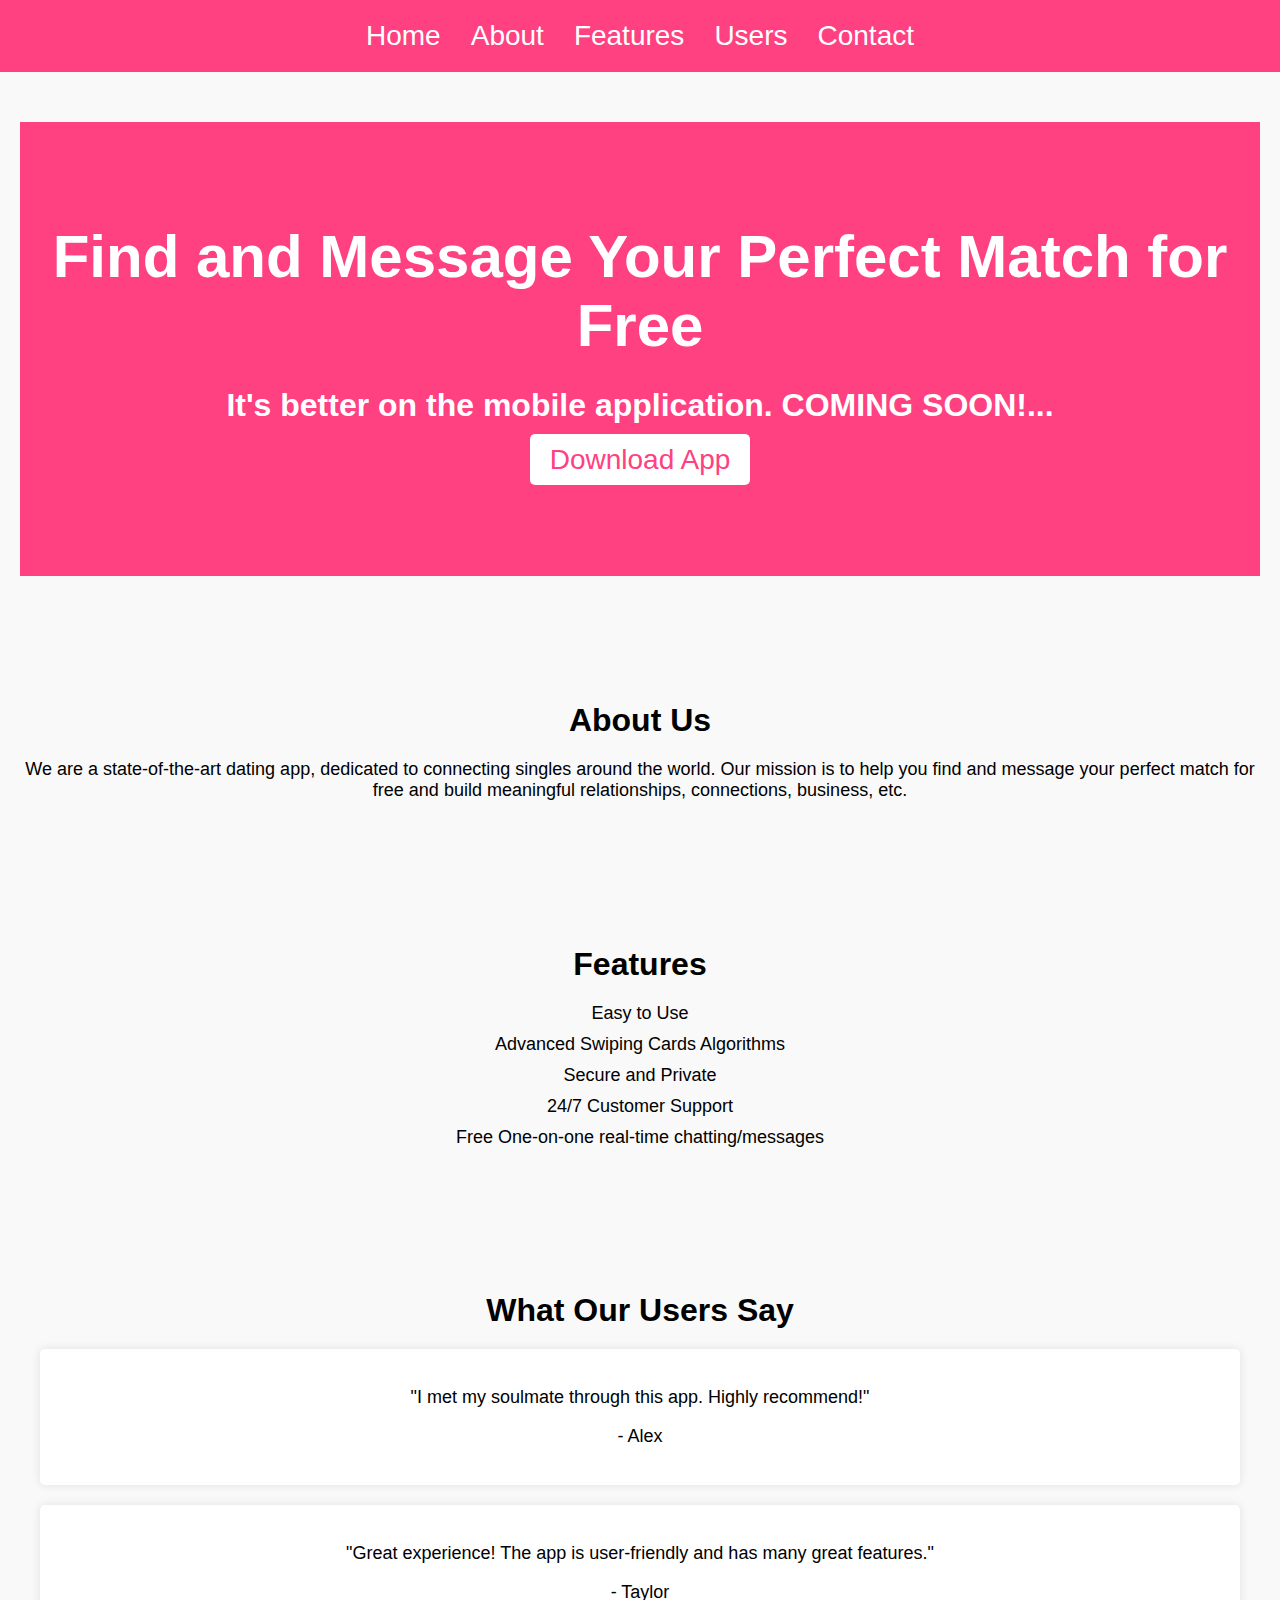
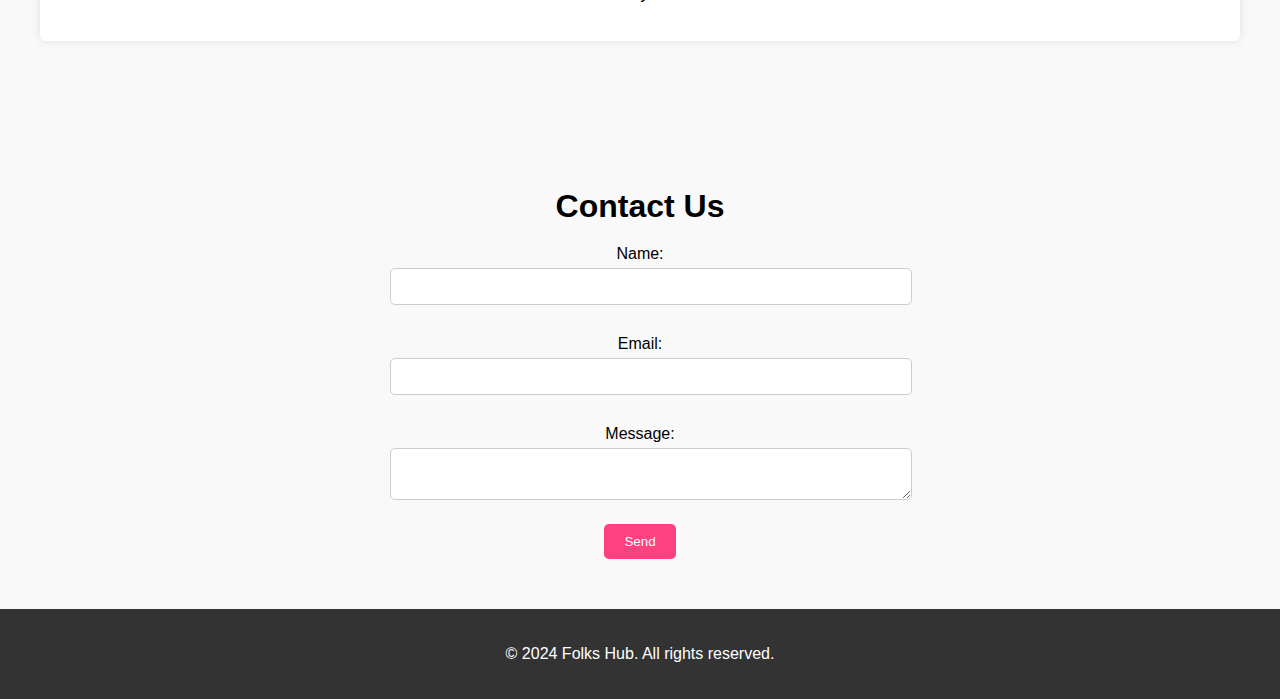
<file: index.html>
<!DOCTYPE html>
<html lang="en">
<head>
<meta charset="UTF-8">
<title>Folks Hub Dating App</title>
<link rel="stylesheet" href="style.css">
<link rel="shortcut icon" href="/titlebarimage1.png" type="image/x-icon">

<script async src="https://pagead2.googlesyndication.com/pagead/js/adsbygoogle.js?client=ca-pub-8142608552215382"
     crossorigin="anonymous"></script>
	
</head>

<!-- Google tag (gtag.js) -->
<script async src="https://www.googletagmanager.com/gtag/js?id=G-VK6HM44SZR"></script>
<script>
  window.dataLayer = window.dataLayer || [];
  function gtag(){dataLayer.push(arguments);}
  gtag('js', new Date());

  gtag('config', 'G-VK6HM44SZR');
</script>


 
<body>
<header>
<nav>
<ul>
<li><a href="#">Home</a></li>
<li><a href="about.html">About</a></li>
<li><a href="features.html">Features</a></li>
<li><a href="users.html">Users</a></li>
<li><a href="contact.html">Contact</a></li>
</ul>
</nav>
</header>

<script type="text/javascript">
	atOptions = {
		'key' : '179b196d9b6132f8678c36322275f328',
		'format' : 'iframe',
		'height' : 90,
		'width' : 728,
		'params' : {}
	};
</script>
<script type="text/javascript" src="//www.topcreativeformat.com/179b196d9b6132f8678c36322275f328/invoke.js"></script>

<section id="home">
<div class="hero">
<h1>Find and Message Your Perfect Match for Free</h1>
<h2>It's better on the mobile application. COMING SOON!...</h2>
<a href="https://folks-hub-dating.vercel.app/Folks Hub–Free Dating App.apk" class="btn">Download App</a>
</div>
</section>

<script type="text/javascript">
	atOptions = {
		'key' : '179b196d9b6132f8678c36322275f328',
		'format' : 'iframe',
		'height' : 90,
		'width' : 728,
		'params' : {}
	};
</script>
<script type="text/javascript" src="//www.topcreativeformat.com/179b196d9b6132f8678c36322275f328/invoke.js"></script>

<section id="about">
<h2>About Us</h2>
<p>We are a state-of-the-art dating app, dedicated to connecting singles around the world. Our mission is to help you find and message your perfect match for free and build meaningful relationships, connections, business, etc.</p>
</section>

<script type="text/javascript">
	atOptions = {
		'key' : '179b196d9b6132f8678c36322275f328',
		'format' : 'iframe',
		'height' : 90,
		'width' : 728,
		'params' : {}
	};
</script>
<script type="text/javascript" src="//www.topcreativeformat.com/179b196d9b6132f8678c36322275f328/invoke.js"></script>

<section id="features">
<h2>Features</h2>
<ul>
<li>Easy to Use</li>
<li>Advanced Swiping Cards Algorithms</li>
<li>Secure and Private</li>
<li>24/7 Customer Support</li>
<li>Free One-on-one real-time chatting/messages</li>
</ul>
</section>

<script type="text/javascript">
	atOptions = {
		'key' : '179b196d9b6132f8678c36322275f328',
		'format' : 'iframe',
		'height' : 90,
		'width' : 728,
		'params' : {}
	};
</script>
<script type="text/javascript" src="//www.topcreativeformat.com/179b196d9b6132f8678c36322275f328/invoke.js"></script>

<section id="testimonials">
<h2>What Our Users Say</h2>
<div class="testimonial">
<p>"I met my soulmate through this app. Highly recommend!"</p>
<p>- Alex</p>
</div>
<div class="testimonial">
<p>"Great experience! The app is user-friendly and has many great features."</p>
<p>- Taylor</p>
</div>
</section>

<script type="text/javascript">
	atOptions = {
		'key' : '179b196d9b6132f8678c36322275f328',
		'format' : 'iframe',
		'height' : 90,
		'width' : 728,
		'params' : {}
	};
</script>
<script type="text/javascript" src="//www.topcreativeformat.com/179b196d9b6132f8678c36322275f328/invoke.js"></script>


<section id="contact">
<h2>Contact Us</h2>
<form action="https://formspree.io/f/mpwaweej" method="POST">
<label for="name">Name:</label>
<input type="text" id="name" name="name" required>

<label for="email">Email:</label>
<input type="email" id="email" name="email" required>

<label for="message">Message:</label>
<textarea id="message" name="message" required></textarea>

<button type="submit">Send</button>
</form>
</section>

<script type="text/javascript">
	atOptions = {
		'key' : '179b196d9b6132f8678c36322275f328',
		'format' : 'iframe',
		'height' : 90,
		'width' : 728,
		'params' : {}
	};
</script>
<script type="text/javascript" src="//www.topcreativeformat.com/179b196d9b6132f8678c36322275f328/invoke.js"></script>

<footer>
<p>&copy; 2024 Folks Hub. All rights reserved.</p>
</footer>

<script type='text/javascript' src='//pl23631966.highrevenuenetwork.com/a5/d1/81/a5d181f384b054f52811c5dbc14052d2.js'></script>

</body>
</html>
</file>
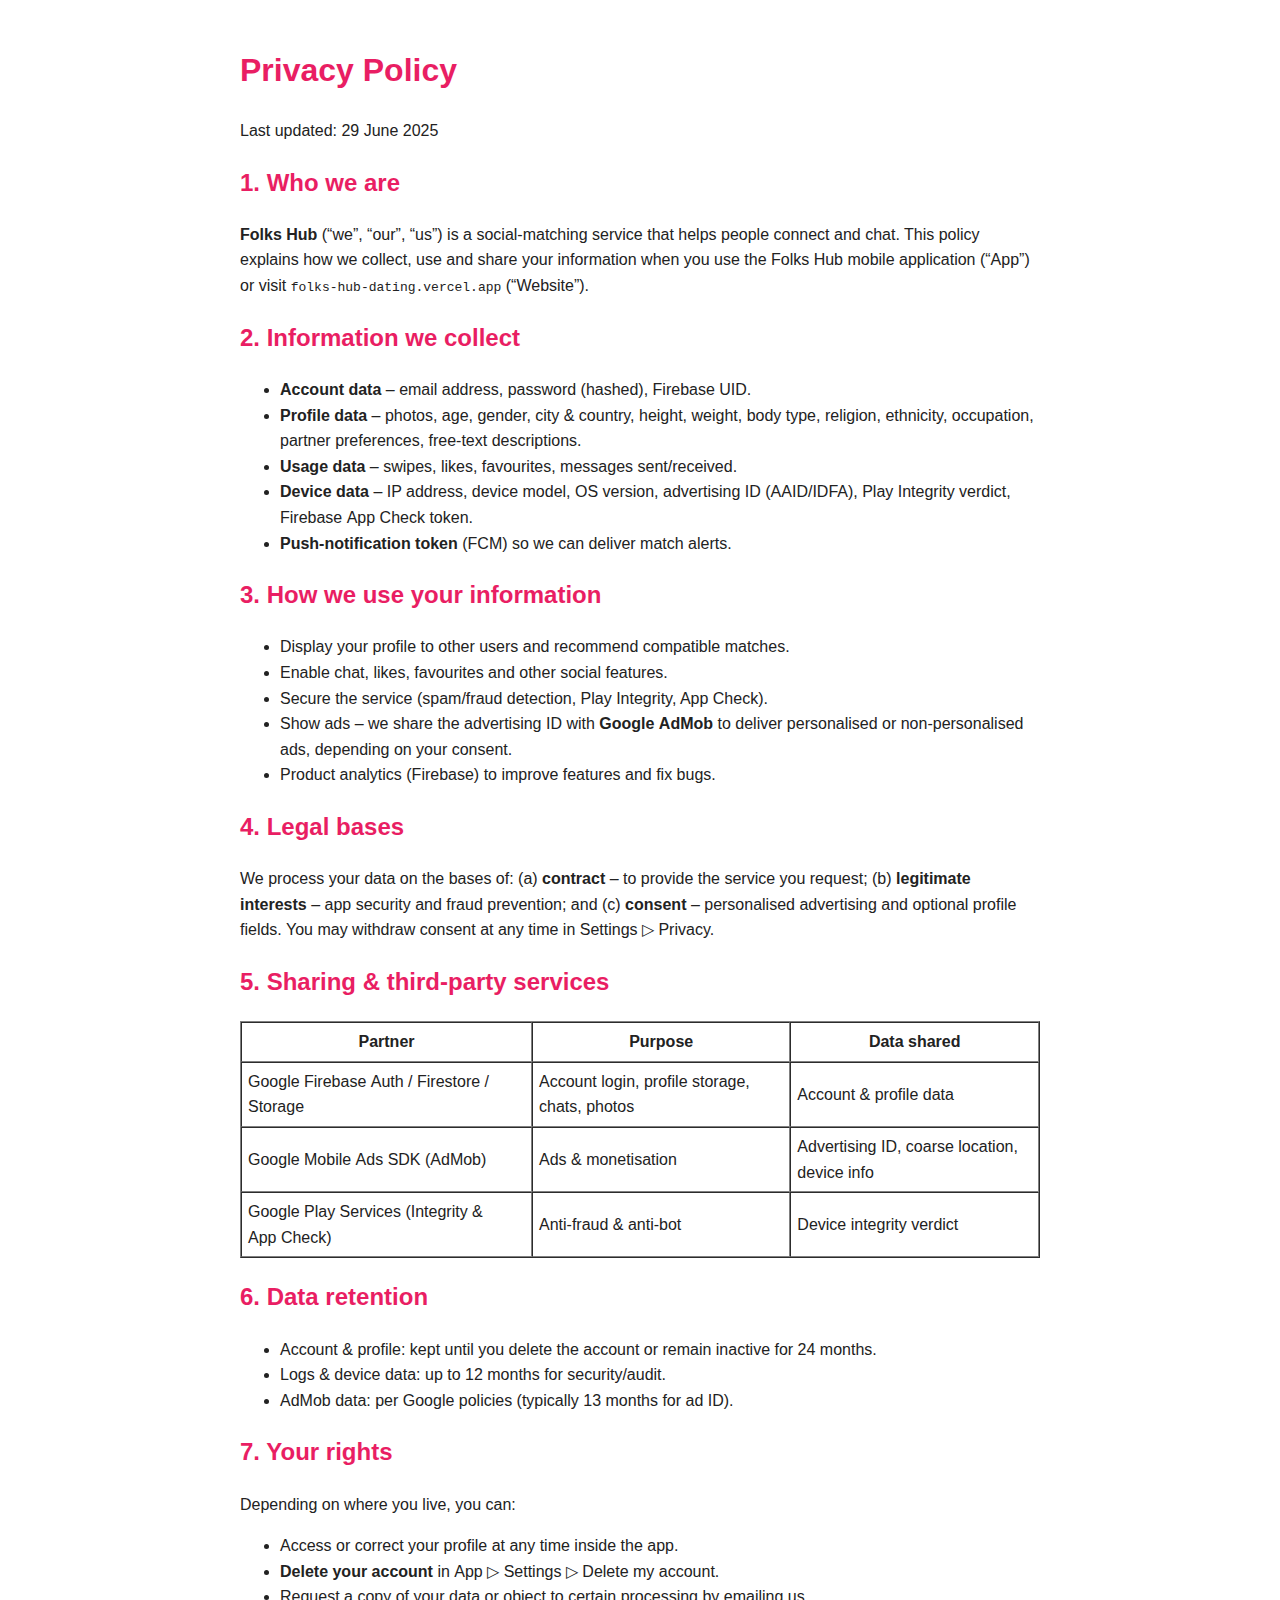
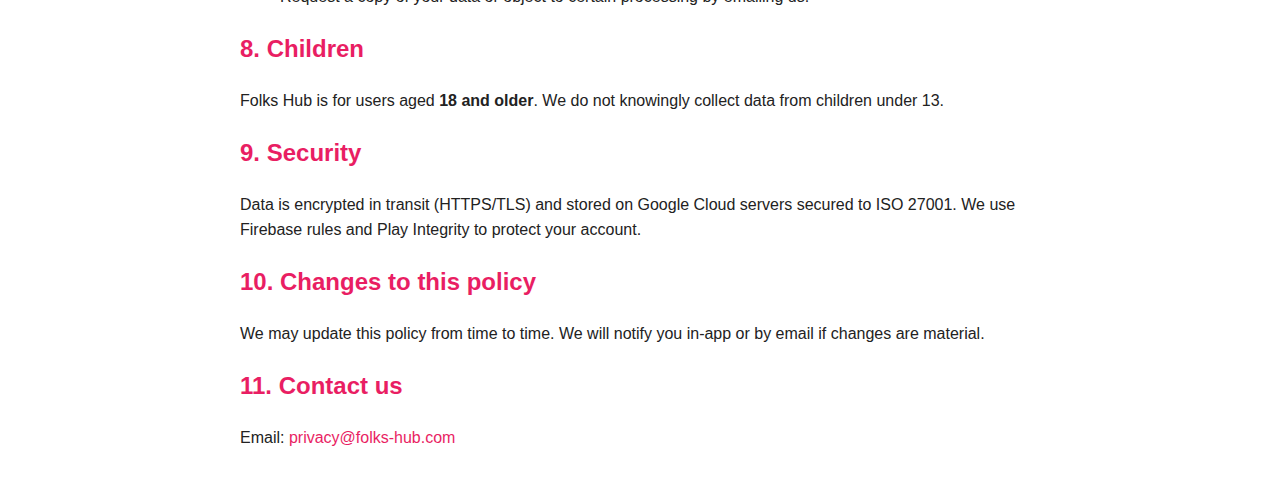
<file: _policy.html>
<!doctype html>
<html lang="en">
<head>
<meta charset="utf-8">
<meta name="viewport" content="width=device-width,initial-scale=1">
<title>Folks Hub – Privacy Policy</title>
<style>
 body{font-family:Arial,Helvetica,sans-serif;max-width:800px;margin:auto;padding:24px;line-height:1.6;color:#222}
 h1,h2{color:#E91E63} a{color:#E91E63;text-decoration:none} a:hover{text-decoration:underline}
</style>
</head>
<body>

<h1>Privacy Policy</h1>
<p>Last updated: 29 June 2025</p>

<h2>1. Who we are</h2>
<p><strong>Folks Hub</strong> (“we”, “our”, “us”) is a social‑matching service that helps people connect and chat. This policy explains how we collect, use and share your information when you use the Folks Hub mobile application (“App”) or visit <code>folks-hub-dating.vercel.app</code> (“Website”).</p>

<h2>2. Information we collect</h2>
<ul>
  <li><strong>Account data</strong> – email address, password (hashed), Firebase UID.</li>
  <li><strong>Profile data</strong> – photos, age, gender, city &amp; country, height, weight, body type, religion, ethnicity, occupation, partner preferences, free‑text descriptions.</li>
  <li><strong>Usage data</strong> – swipes, likes, favourites, messages sent/received.</li>
  <li><strong>Device data</strong> – IP address, device model, OS version, advertising ID (AAID/IDFA), Play Integrity verdict, Firebase App Check token.</li>
  <li><strong>Push‑notification token</strong> (FCM) so we can deliver match alerts.</li>
</ul>

<h2>3. How we use your information</h2>
<ul>
  <li>Display your profile to other users and recommend compatible matches.</li>
  <li>Enable chat, likes, favourites and other social features.</li>
  <li>Secure the service (spam/fraud detection, Play Integrity, App Check).</li>
  <li>Show ads – we share the advertising ID with <strong>Google AdMob</strong> to deliver personalised or non‑personalised ads, depending on your consent.</li>
  <li>Product analytics (Firebase) to improve features and fix bugs.</li>
</ul>

<h2>4. Legal bases</h2>
<p>We process your data on the bases of: (a) <strong>contract</strong> – to provide the service you request; (b) <strong>legitimate interests</strong> – app security and fraud prevention; and (c) <strong>consent</strong> – personalised advertising and optional profile fields. You may withdraw consent at any time in Settings ▷ Privacy.</p>

<h2>5. Sharing &amp; third‑party services</h2>
<table border="1" cellspacing="0" cellpadding="6">
<tr><th>Partner</th><th>Purpose</th><th>Data shared</th></tr>
<tr><td>Google Firebase Auth / Firestore / Storage</td><td>Account login, profile storage, chats, photos</td><td>Account &amp; profile data</td></tr>
<tr><td>Google Mobile Ads SDK (AdMob)</td><td>Ads &amp; monetisation</td><td>Advertising ID, coarse location, device info</td></tr>
<tr><td>Google Play Services (Integrity &amp; App Check)</td><td>Anti‑fraud &amp; anti‑bot</td><td>Device integrity verdict</td></tr>
</table>

<h2>6. Data retention</h2>
<ul>
  <li>Account &amp; profile: kept until you delete the account or remain inactive for 24 months.</li>
  <li>Logs &amp; device data: up to 12 months for security/audit.</li>
  <li>AdMob data: per Google policies (typically 13 months for ad ID).</li>
</ul>

<h2>7. Your rights</h2>
<p>Depending on where you live, you can:</p>
<ul>
  <li>Access or correct your profile at any time inside the app.</li>
  <li><strong>Delete your account</strong> in App ▷ Settings ▷ Delete my account.</li>
  <li>Request a copy of your data or object to certain processing by emailing us.</li>
</ul>

<h2>8. Children</h2>
<p>Folks Hub is for users aged <strong>18 and older</strong>. We do not knowingly collect data from children under 13.</p>

<h2>9. Security</h2>
<p>Data is encrypted in transit (HTTPS/TLS) and stored on Google Cloud servers secured to ISO 27001. We use Firebase rules and Play Integrity to protect your account.</p>

<h2>10. Changes to this policy</h2>
<p>We may update this policy from time to time. We will notify you in‑app or by email if changes are material.</p>

<h2>11. Contact us</h2>
<p>Email: <a href="mailto:privacy@folks-hub.com">privacy@folks-hub.com</a></p>

</body>
</html>
</file>
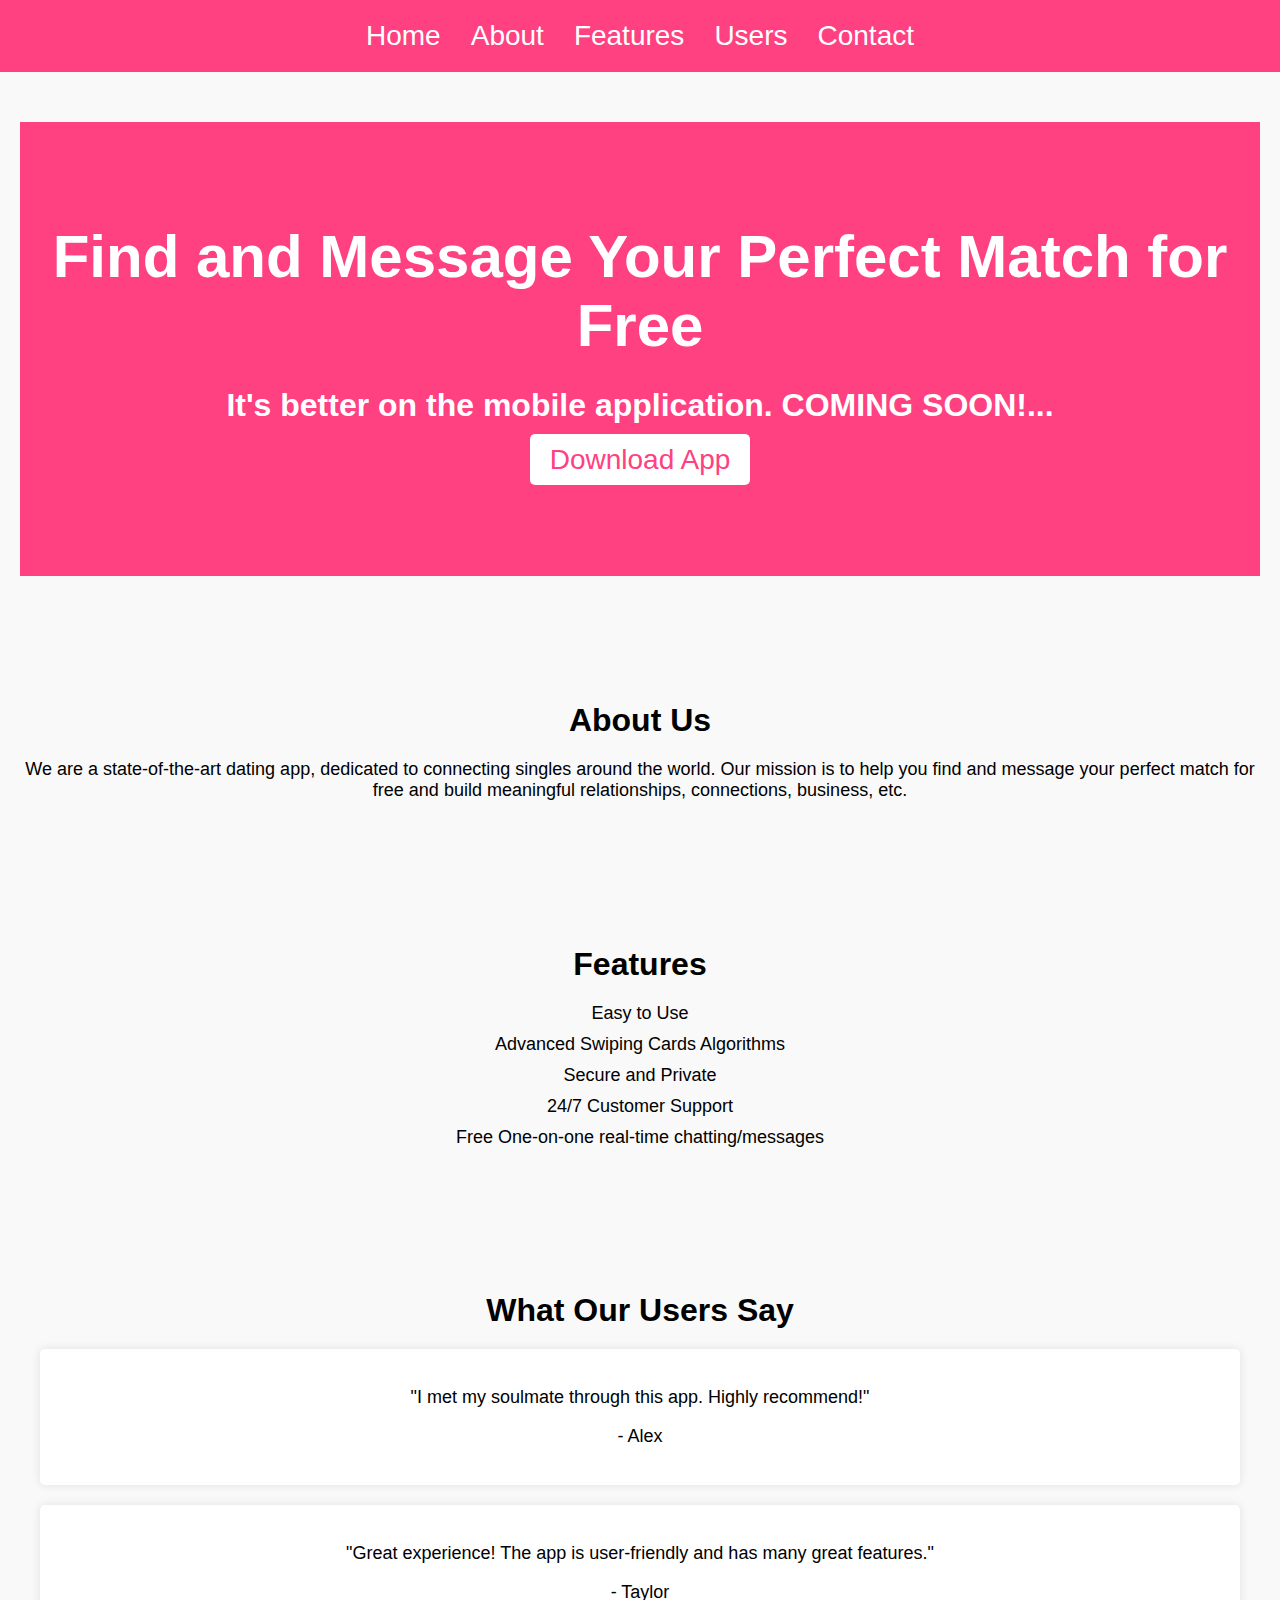
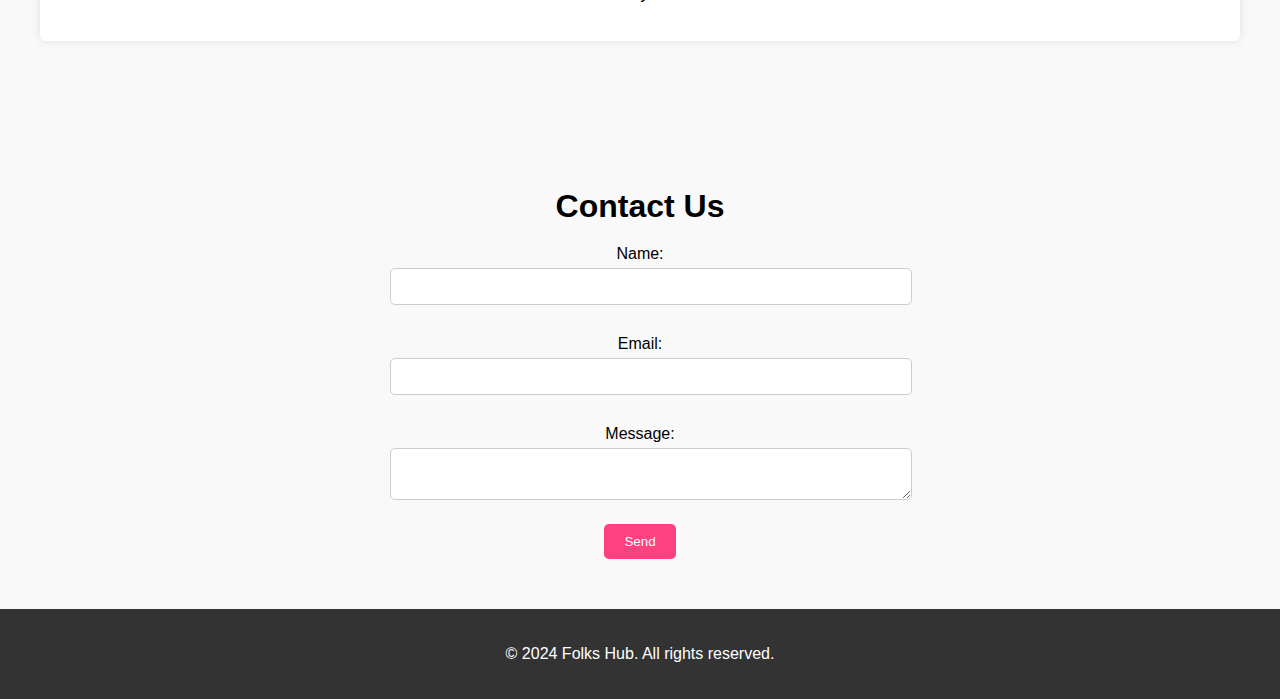
<file: about.html>
<!DOCTYPE html>
<html lang="en">
<head>
<meta charset="UTF-8">
<title>Folks Hub Dating App</title>
<link rel="stylesheet" href="style.css">
<link rel="shortcut icon" href="/titlebarimage1.png" type="image/x-icon">

<script async src="https://pagead2.googlesyndication.com/pagead/js/adsbygoogle.js?client=ca-pub-8142608552215382"
     crossorigin="anonymous"></script>
	
</head>

<!-- Google tag (gtag.js) -->
<script async src="https://www.googletagmanager.com/gtag/js?id=G-VK6HM44SZR"></script>
<script>
  window.dataLayer = window.dataLayer || [];
  function gtag(){dataLayer.push(arguments);}
  gtag('js', new Date());

  gtag('config', 'G-VK6HM44SZR');
</script>


 
<body>
<header>
<nav>
<ul>
<li><a href="index.html">Home</a></li>
<li><a href="about.html">About</a></li>
<li><a href="features.html">Features</a></li>
<li><a href="users.html">Users</a></li>
<li><a href="contact.html">Contact</a></li>
</ul>
</nav>
</header>

<script type="text/javascript">
	atOptions = {
		'key' : '179b196d9b6132f8678c36322275f328',
		'format' : 'iframe',
		'height' : 90,
		'width' : 728,
		'params' : {}
	};
</script>
<script type="text/javascript" src="//www.topcreativeformat.com/179b196d9b6132f8678c36322275f328/invoke.js"></script>

<section id="home">
<div class="hero">
<h1>Find and Message Your Perfect Match for Free</h1>
<h2>It's better on the mobile application. COMING SOON!...</h2>
<a href="contact.html" class="btn">Download App</a>
</div>
</section>

<script type="text/javascript">
	atOptions = {
		'key' : '179b196d9b6132f8678c36322275f328',
		'format' : 'iframe',
		'height' : 90,
		'width' : 728,
		'params' : {}
	};
</script>
<script type="text/javascript" src="//www.topcreativeformat.com/179b196d9b6132f8678c36322275f328/invoke.js"></script>

<section id="about">
<h2>About Us</h2>
<p>We are a state-of-the-art dating app, dedicated to connecting singles around the world. Our mission is to help you find and message your perfect match for free and build meaningful relationships, connections, business, etc.</p>
</section>

<script type="text/javascript">
	atOptions = {
		'key' : '179b196d9b6132f8678c36322275f328',
		'format' : 'iframe',
		'height' : 90,
		'width' : 728,
		'params' : {}
	};
</script>
<script type="text/javascript" src="//www.topcreativeformat.com/179b196d9b6132f8678c36322275f328/invoke.js"></script>

<section id="features">
<h2>Features</h2>
<ul>
<li>Easy to Use</li>
<li>Advanced Swiping Cards Algorithms</li>
<li>Secure and Private</li>
<li>24/7 Customer Support</li>
<li>Free One-on-one real-time chatting/messages</li>
</ul>
</section>

<script type="text/javascript">
	atOptions = {
		'key' : '179b196d9b6132f8678c36322275f328',
		'format' : 'iframe',
		'height' : 90,
		'width' : 728,
		'params' : {}
	};
</script>
<script type="text/javascript" src="//www.topcreativeformat.com/179b196d9b6132f8678c36322275f328/invoke.js"></script>

<section id="testimonials">
<h2>What Our Users Say</h2>
<div class="testimonial">
<p>"I met my soulmate through this app. Highly recommend!"</p>
<p>- Alex</p>
</div>
<div class="testimonial">
<p>"Great experience! The app is user-friendly and has many great features."</p>
<p>- Taylor</p>
</div>
</section>

<script type="text/javascript">
	atOptions = {
		'key' : '179b196d9b6132f8678c36322275f328',
		'format' : 'iframe',
		'height' : 90,
		'width' : 728,
		'params' : {}
	};
</script>
<script type="text/javascript" src="//www.topcreativeformat.com/179b196d9b6132f8678c36322275f328/invoke.js"></script>


<section id="contact">
<h2>Contact Us</h2>
<form action="https://formspree.io/f/mpwaweej" method="POST">
<label for="name">Name:</label>
<input type="text" id="name" name="name" required>

<label for="email">Email:</label>
<input type="email" id="email" name="email" required>

<label for="message">Message:</label>
<textarea id="message" name="message" required></textarea>

<button type="submit">Send</button>
</form>
</section>

<script type="text/javascript">
	atOptions = {
		'key' : '179b196d9b6132f8678c36322275f328',
		'format' : 'iframe',
		'height' : 90,
		'width' : 728,
		'params' : {}
	};
</script>
<script type="text/javascript" src="//www.topcreativeformat.com/179b196d9b6132f8678c36322275f328/invoke.js"></script>

<footer>
<p>&copy; 2024 Folks Hub. All rights reserved.</p>
</footer>

<script type='text/javascript' src='//pl23631966.highrevenuenetwork.com/a5/d1/81/a5d181f384b054f52811c5dbc14052d2.js'></script>

</body>
	</html>
</file>
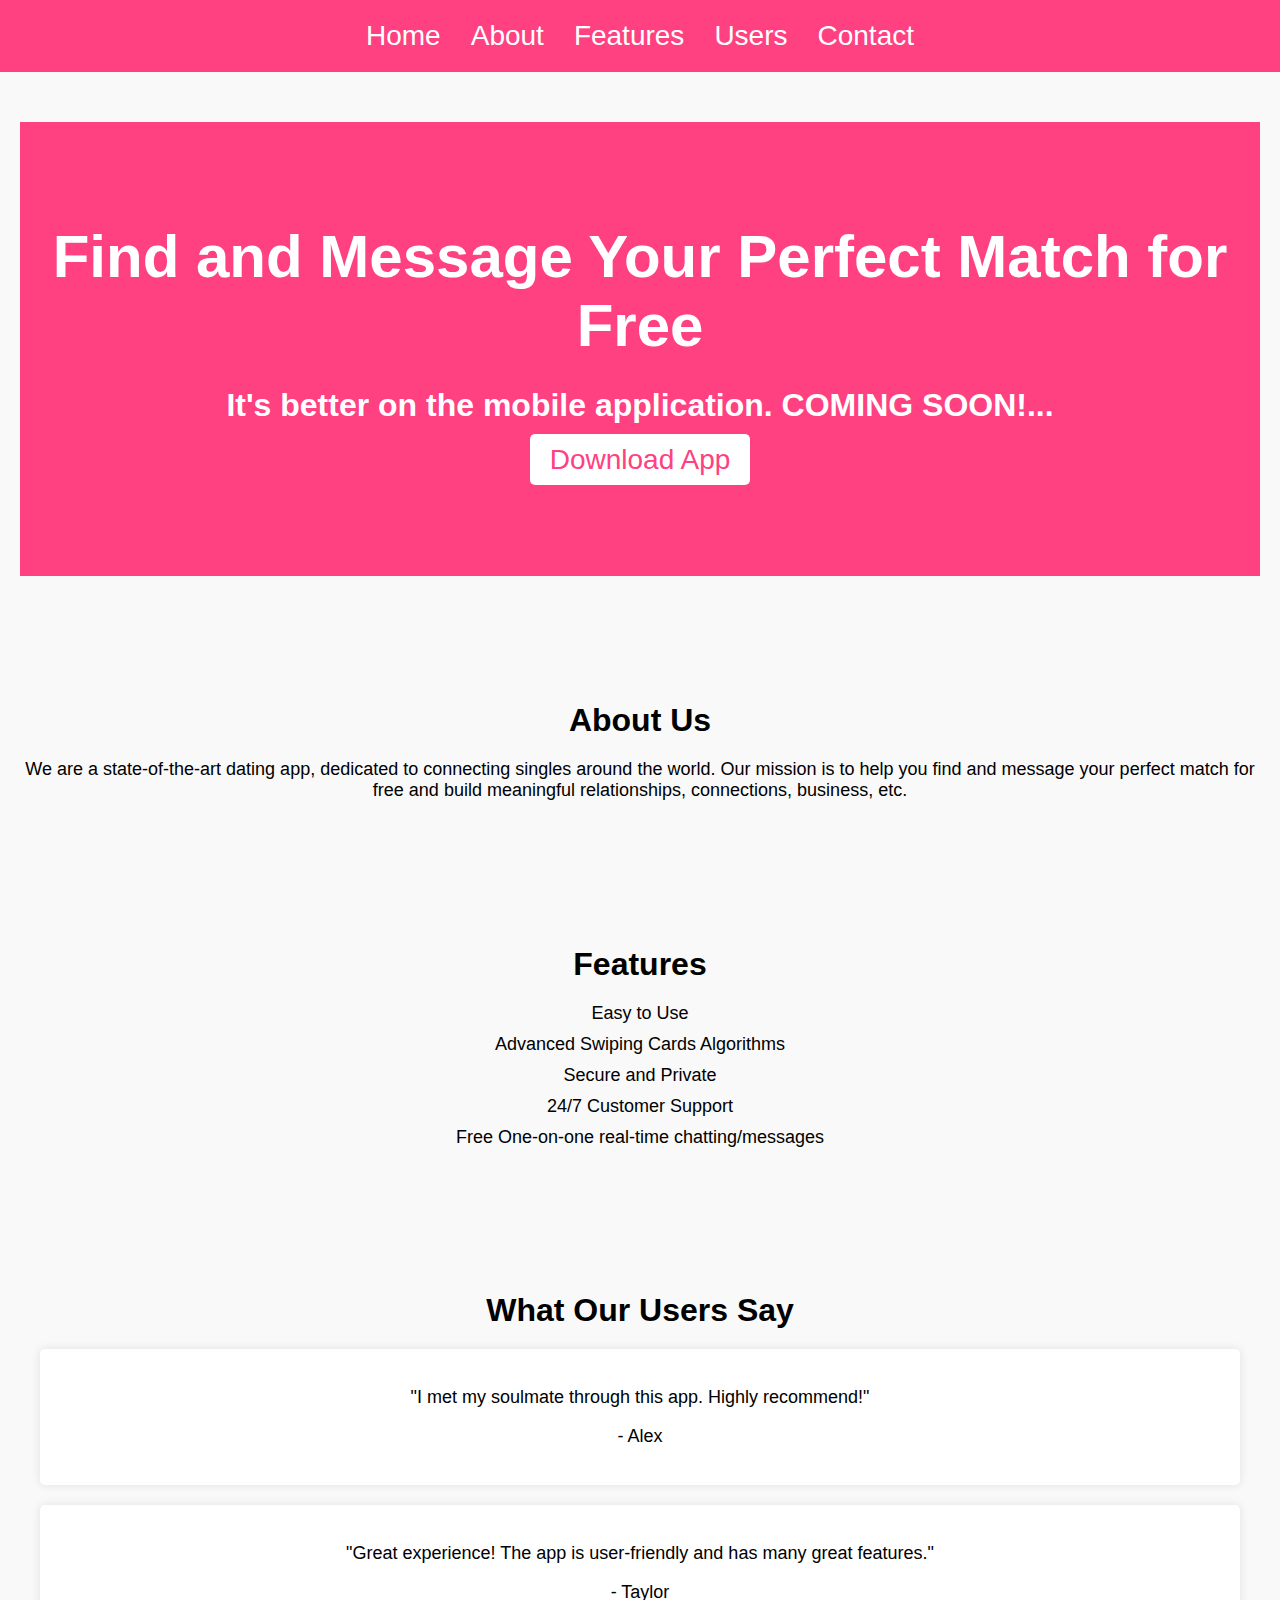
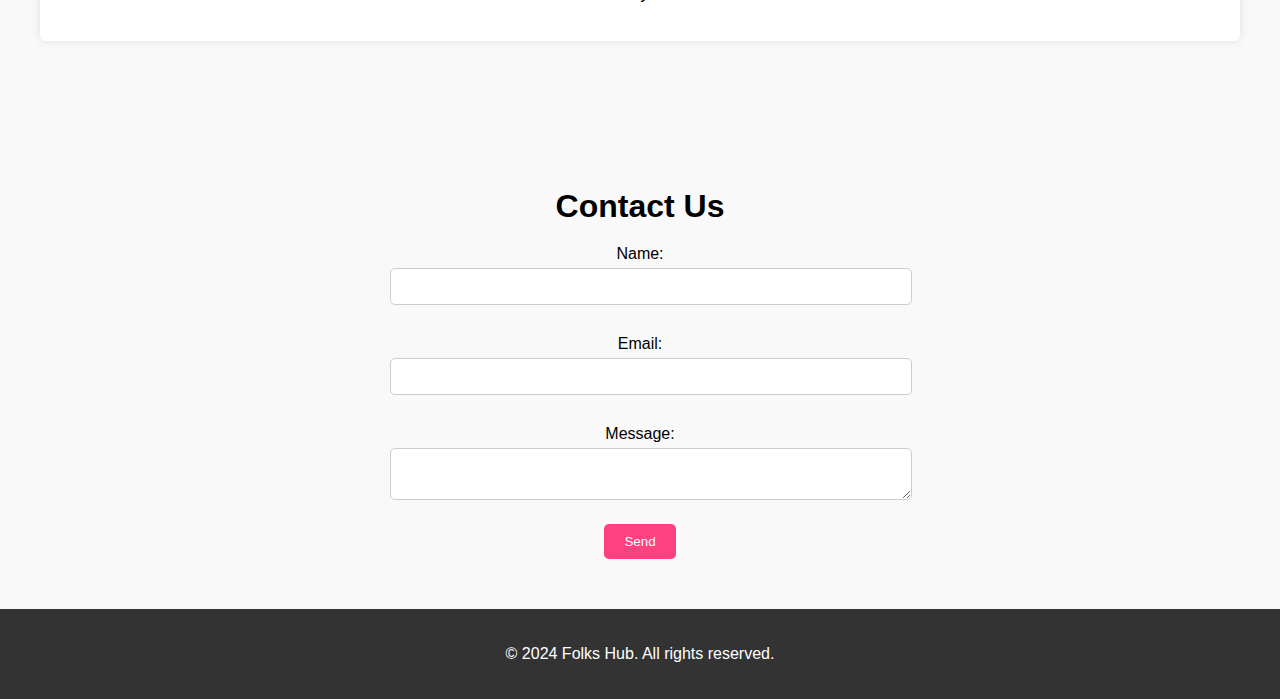
<file: contact.html>
<!DOCTYPE html>
<html lang="en">
<head>
<meta charset="UTF-8">
<title>Folks Hub Dating App</title>
<link rel="stylesheet" href="style.css">
<link rel="shortcut icon" href="/titlebarimage1.png" type="image/x-icon">

<script async src="https://pagead2.googlesyndication.com/pagead/js/adsbygoogle.js?client=ca-pub-8142608552215382"
     crossorigin="anonymous"></script>
	
</head>

<!-- Google tag (gtag.js) -->
<script async src="https://www.googletagmanager.com/gtag/js?id=G-VK6HM44SZR"></script>
<script>
  window.dataLayer = window.dataLayer || [];
  function gtag(){dataLayer.push(arguments);}
  gtag('js', new Date());

  gtag('config', 'G-VK6HM44SZR');
</script>


 
<body>
<header>
<nav>
<ul>
<li><a href="index.html">Home</a></li>
<li><a href="about.html">About</a></li>
<li><a href="features.html">Features</a></li>
<li><a href="users.html">Users</a></li>
<li><a href="contact.html">Contact</a></li>
</ul>
</nav>
</header>

<script type="text/javascript">
	atOptions = {
		'key' : '179b196d9b6132f8678c36322275f328',
		'format' : 'iframe',
		'height' : 90,
		'width' : 728,
		'params' : {}
	};
</script>
<script type="text/javascript" src="//www.topcreativeformat.com/179b196d9b6132f8678c36322275f328/invoke.js"></script>

<section id="home">
<div class="hero">
<h1>Find and Message Your Perfect Match for Free</h1>
<h2>It's better on the mobile application. COMING SOON!...</h2>
<a href="contact.html" class="btn">Download App</a>
</div>
</section>

<script type="text/javascript">
	atOptions = {
		'key' : '179b196d9b6132f8678c36322275f328',
		'format' : 'iframe',
		'height' : 90,
		'width' : 728,
		'params' : {}
	};
</script>
<script type="text/javascript" src="//www.topcreativeformat.com/179b196d9b6132f8678c36322275f328/invoke.js"></script>

<section id="about">
<h2>About Us</h2>
<p>We are a state-of-the-art dating app, dedicated to connecting singles around the world. Our mission is to help you find and message your perfect match for free and build meaningful relationships, connections, business, etc.</p>
</section>

<script type="text/javascript">
	atOptions = {
		'key' : '179b196d9b6132f8678c36322275f328',
		'format' : 'iframe',
		'height' : 90,
		'width' : 728,
		'params' : {}
	};
</script>
<script type="text/javascript" src="//www.topcreativeformat.com/179b196d9b6132f8678c36322275f328/invoke.js"></script>

<section id="features">
<h2>Features</h2>
<ul>
<li>Easy to Use</li>
<li>Advanced Swiping Cards Algorithms</li>
<li>Secure and Private</li>
<li>24/7 Customer Support</li>
<li>Free One-on-one real-time chatting/messages</li>
</ul>
</section>

<script type="text/javascript">
	atOptions = {
		'key' : '179b196d9b6132f8678c36322275f328',
		'format' : 'iframe',
		'height' : 90,
		'width' : 728,
		'params' : {}
	};
</script>
<script type="text/javascript" src="//www.topcreativeformat.com/179b196d9b6132f8678c36322275f328/invoke.js"></script>

<section id="testimonials">
<h2>What Our Users Say</h2>
<div class="testimonial">
<p>"I met my soulmate through this app. Highly recommend!"</p>
<p>- Alex</p>
</div>
<div class="testimonial">
<p>"Great experience! The app is user-friendly and has many great features."</p>
<p>- Taylor</p>
</div>
</section>

<script type="text/javascript">
	atOptions = {
		'key' : '179b196d9b6132f8678c36322275f328',
		'format' : 'iframe',
		'height' : 90,
		'width' : 728,
		'params' : {}
	};
</script>
<script type="text/javascript" src="//www.topcreativeformat.com/179b196d9b6132f8678c36322275f328/invoke.js"></script>


<section id="contact">
<h2>Contact Us</h2>
<form action="https://formspree.io/f/mpwaweej" method="POST">
<label for="name">Name:</label>
<input type="text" id="name" name="name" required>

<label for="email">Email:</label>
<input type="email" id="email" name="email" required>

<label for="message">Message:</label>
<textarea id="message" name="message" required></textarea>

<button type="submit">Send</button>
</form>
</section>

<script type="text/javascript">
	atOptions = {
		'key' : '179b196d9b6132f8678c36322275f328',
		'format' : 'iframe',
		'height' : 90,
		'width' : 728,
		'params' : {}
	};
</script>
<script type="text/javascript" src="//www.topcreativeformat.com/179b196d9b6132f8678c36322275f328/invoke.js"></script>

<footer>
<p>&copy; 2024 Folks Hub. All rights reserved.</p>
</footer>

<script type='text/javascript' src='//pl23631966.highrevenuenetwork.com/a5/d1/81/a5d181f384b054f52811c5dbc14052d2.js'></script>

</body>
</html>
</file>
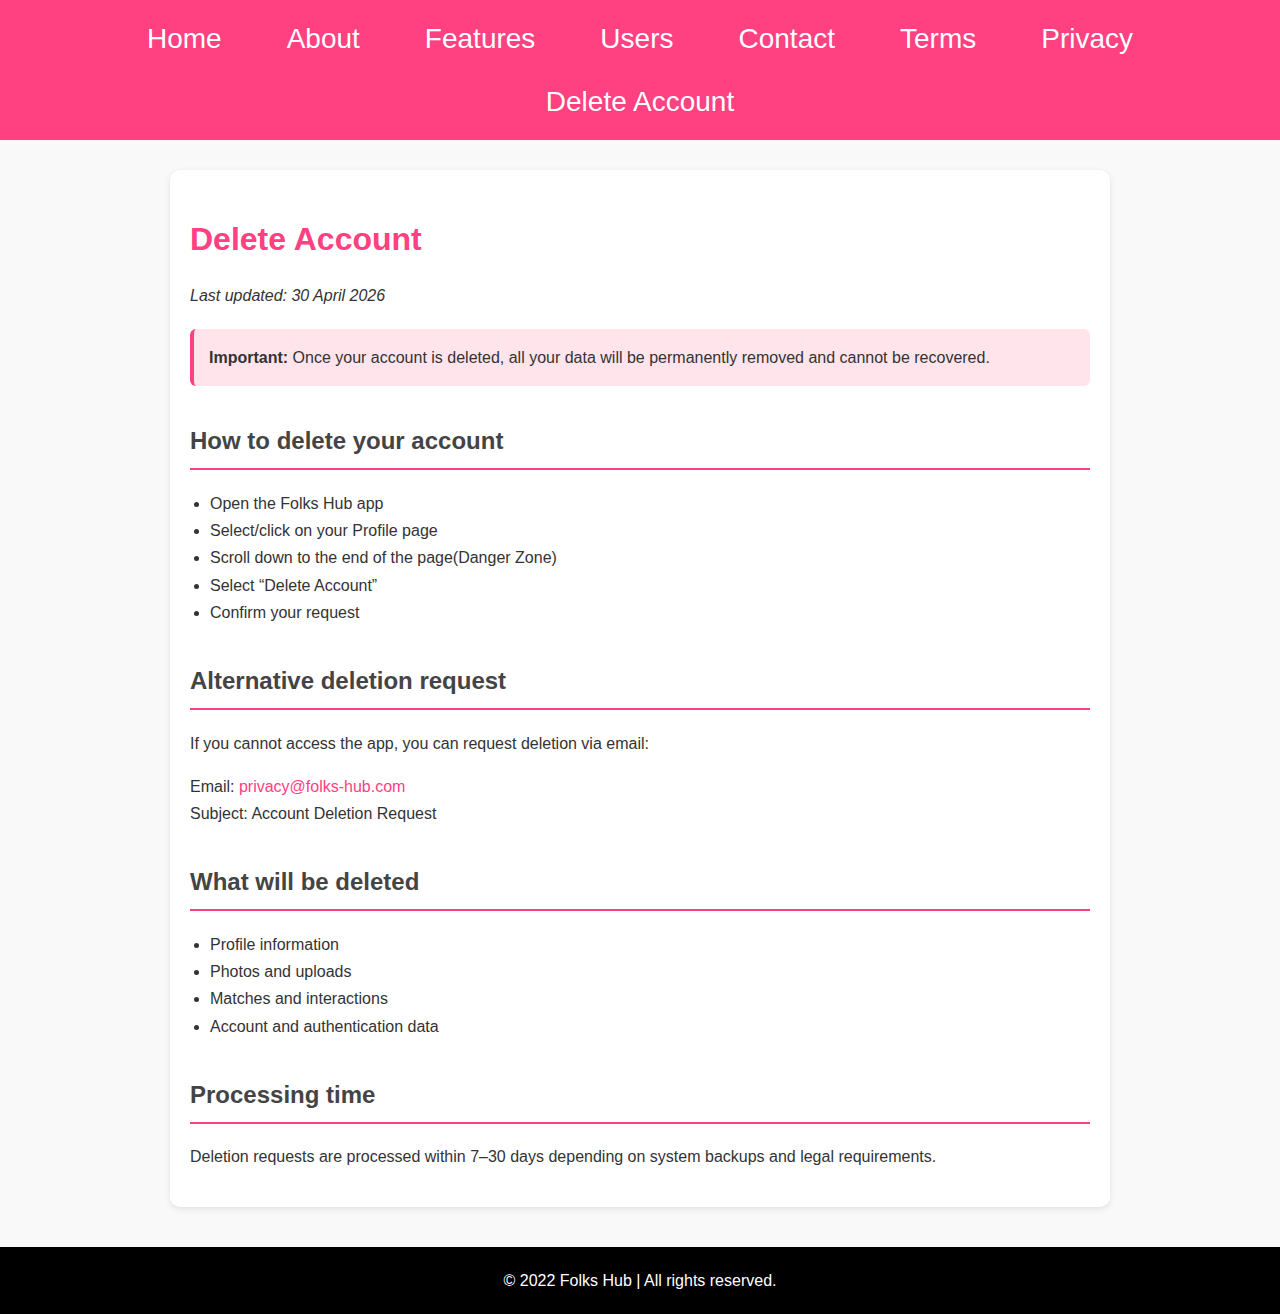
<file: delete-account.html>
<!DOCTYPE html>
<html lang="en">
<head>
  <meta charset="UTF-8">
  <title>Delete Account – Folks Hub Dating App</title>
  <link rel="stylesheet" href="style.css">
  <link rel="shortcut icon" href="/titlebarimage1.png" type="image/x-icon">

  <style>
    body {
      line-height: 1.7;
      margin: 0;
      padding: 0;
      background-color: #f9f9f9;
      color: #333;
    }

    header {
      background-color: #ff4081;
      padding: 15px 0;
      color: white;
    }

    nav ul {
      list-style: none;
      display: flex;
      justify-content: center;
      flex-wrap: wrap;
      gap: 15px;
      padding: 0;
      margin: 0;
    }

    nav li {
      white-space: nowrap;
    }

    nav a {
      color: white;
      text-decoration: none;
      padding: 6px 10px;
      border-radius: 20px;
    }

    nav a:hover {
      background-color: rgba(255,255,255,0.2);
    }

    .content {
      max-width: 900px;
      margin: 30px auto;
      padding: 20px;
      background-color: white;
      border-radius: 10px;
      box-shadow: 0 2px 6px rgba(0,0,0,0.1);
    }

    .content h1 {
      color: #ff4081;
      font-size: 2em;
      margin-bottom: 5px;
    }

    .content h2 {
      color: #444;
      border-bottom: 2px solid #ff4081;
      padding-bottom: 6px;
      margin-top: 35px;
    }

    .content ul {
      padding-left: 20px;
    }

    .highlight {
      background: #ffe4ec;
      padding: 15px;
      border-left: 4px solid #ff4081;
      margin-top: 20px;
      border-radius: 6px;
    }

    footer {
      background-color: black;
      color: white;
      text-align: center;
      padding: 20px 0;
      margin-top: 40px;
    }

    footer p {
      margin: 0;
    }

    a {
      color: #ff4081;
      text-decoration: none;
    }

    a:hover {
      text-decoration: underline;
    }

    
  </style>
</head>

<body>

<header>
  <nav>
    <ul>
      <li><a href="index.html">Home</a></li>
      <li><a href="about.html">About</a></li>
      <li><a href="features.html">Features</a></li>
      <li><a href="users.html">Users</a></li>
      <li><a href="contact.html">Contact</a></li>
      <li><a href="terms-of-service.html">Terms</a></li>
      <li><a href="privacy-policy.html">Privacy</a></li>
      <li><a href="delete-account.html">Delete Account</a></li>
    </ul>
  </nav>
</header>

<div class="content">

  <h1>Delete Account</h1>
  <p><em>Last updated: 30 April 2026</em></p>

  <div class="highlight">
    <strong>Important:</strong> Once your account is deleted, all your data will be permanently removed and cannot be recovered.
  </div>

  <h2>How to delete your account</h2>
  <ul>
    <li>Open the Folks Hub app</li>
    <li>Select/click on your Profile page</li>
    <li>Scroll down to the end of the page(Danger Zone)</li>
    <li>Select “Delete Account”</li>
    <li>Confirm your request</li>
  </ul>

  <h2>Alternative deletion request</h2>
  <p>
    If you cannot access the app, you can request deletion via email:
  </p>
  <p>
    Email: <a href="mailto:g.a.t.folkshub.developers@gmail.com">privacy@folks-hub.com</a><br>
    Subject: Account Deletion Request
  </p>

  <h2>What will be deleted</h2>
  <ul>
    <li>Profile information</li>
    <li>Photos and uploads</li>
    <li>Matches and interactions</li>
    <li>Account and authentication data</li>
  </ul>

  <h2>Processing time</h2>
  <p>
    Deletion requests are processed within 7–30 days depending on system backups and legal requirements.
  </p>

</div>

<footer>
  <p>&copy; 2022 Folks Hub | All rights reserved.</p>
</footer>

</body>
</html>
</file>
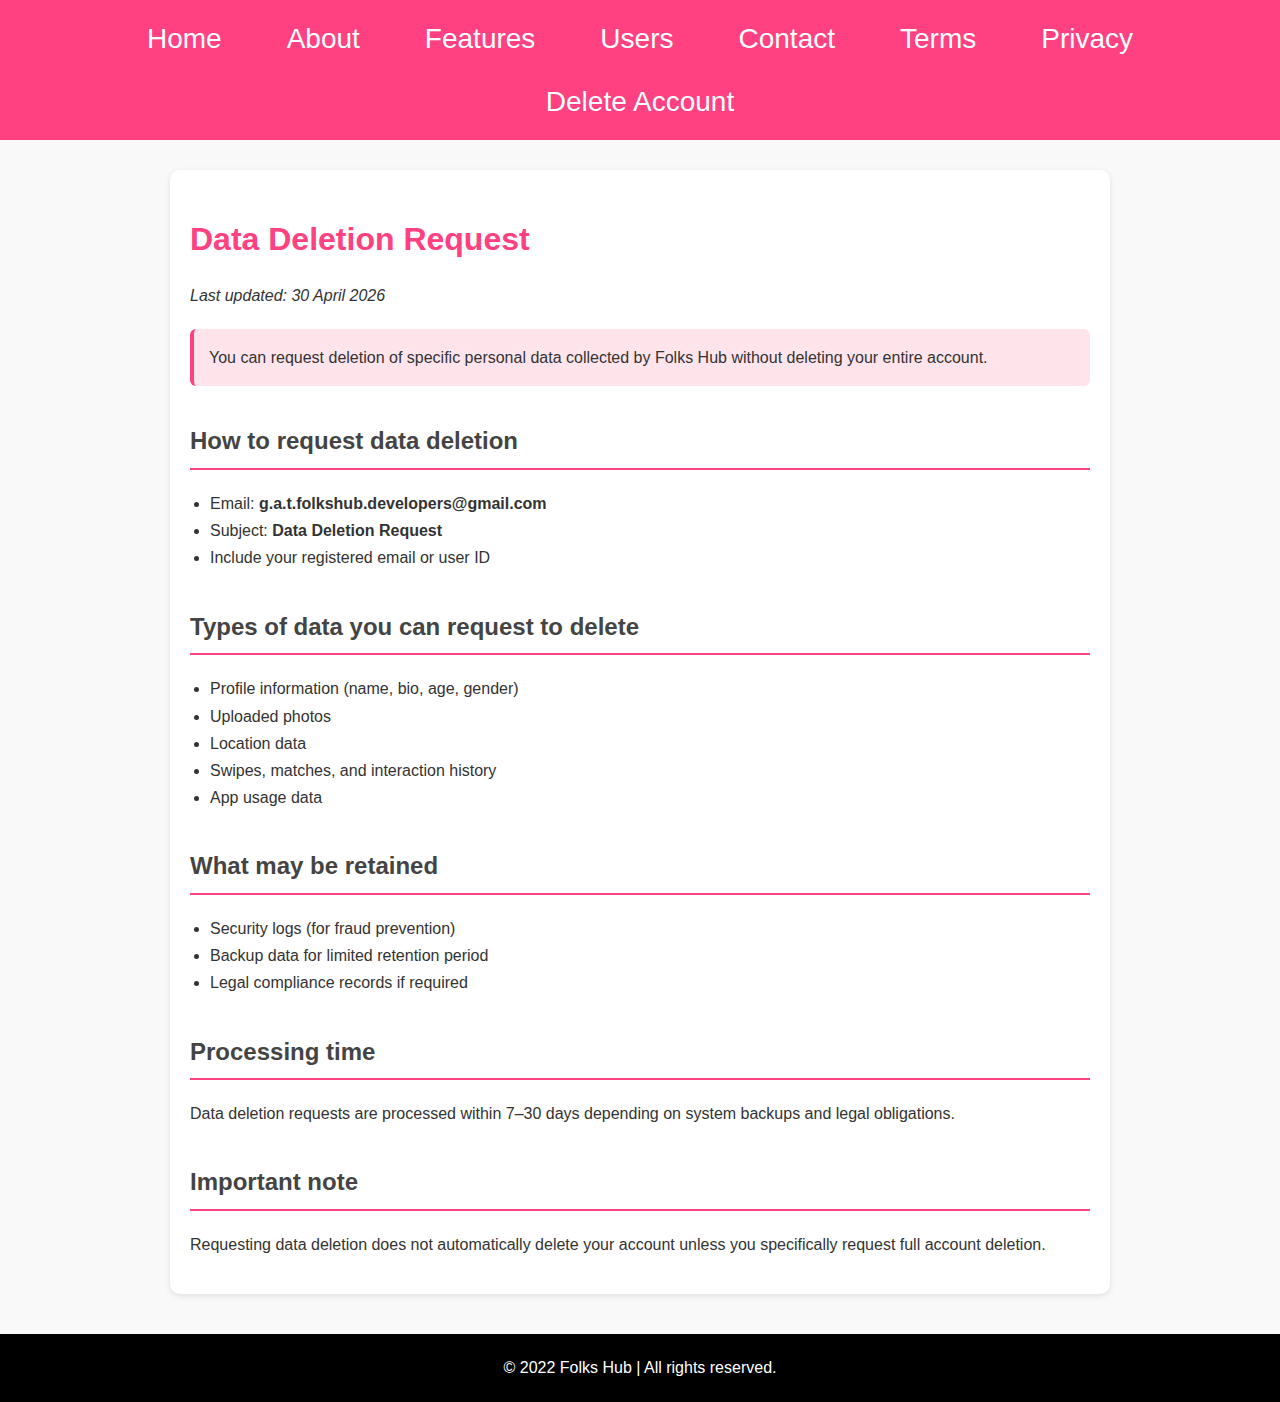
<file: delete-data.html>
<!DOCTYPE html>
<html lang="en">
<head>
  <meta charset="UTF-8">
  <title>Data Deletion – Folks Hub Dating App</title>
  <link rel="stylesheet" href="style.css">
  <link rel="shortcut icon" href="/titlebarimage1.png" type="image/x-icon">

  <style>
    body {
      line-height: 1.7;
      margin: 0;
      padding: 0;
      background-color: #f9f9f9;
      color: #333;
    }

    header {
      background-color: #ff4081;
      padding: 15px 0;
      color: white;
    }

    nav ul {
      list-style: none;
      display: flex;
      justify-content: center;
      flex-wrap: wrap;
      gap: 15px;
      padding: 0;
      margin: 0;
    }

    nav li {
      white-space: nowrap;
    }

    nav a {
      color: white;
      text-decoration: none;
      padding: 6px 10px;
      border-radius: 20px;
    }

    nav a:hover {
      background-color: rgba(255,255,255,0.2);
    }

    .content {
      max-width: 900px;
      margin: 30px auto;
      padding: 20px;
      background-color: white;
      border-radius: 10px;
      box-shadow: 0 2px 6px rgba(0,0,0,0.1);
    }

    .content h1 {
      color: #ff4081;
      font-size: 2em;
      margin-bottom: 5px;
    }

    .content h2 {
      color: #444;
      border-bottom: 2px solid #ff4081;
      padding-bottom: 6px;
      margin-top: 35px;
    }

    .content ul {
      padding-left: 20px;
    }

    .highlight {
      background: #ffe4ec;
      padding: 15px;
      border-left: 4px solid #ff4081;
      margin-top: 20px;
      border-radius: 6px;
    }

    footer {
      background-color: black;
      color: white;
      text-align: center;
      padding: 20px 0;
      margin-top: 40px;
    }

    footer p {
      margin: 0;
    }

    a {
      color: #ff4081;
      text-decoration: none;
    }

    a:hover {
      text-decoration: underline;
    }
  </style>
</head>

<body>

<header>
  <nav>
    <ul>
      <li><a href="index.html">Home</a></li>
      <li><a href="about.html">About</a></li>
      <li><a href="features.html">Features</a></li>
      <li><a href="users.html">Users</a></li>
      <li><a href="contact.html">Contact</a></li>
      <li><a href="terms-of-service.html">Terms</a></li>
      <li><a href="privacy-policy.html">Privacy</a></li>
      <li><a href="delete-account.html">Delete Account</a></li>
    </ul>
  </nav>
</header>

<div class="content">

  <h1>Data Deletion Request</h1>
  <p><em>Last updated: 30 April 2026</em></p>

  <div class="highlight">
    You can request deletion of specific personal data collected by Folks Hub without deleting your entire account.
  </div>

  <h2>How to request data deletion</h2>
  <ul>
    <li>Email: <strong>g.a.t.folkshub.developers@gmail.com</strong></li>
    <li>Subject: <strong>Data Deletion Request</strong></li>
    <li>Include your registered email or user ID</li>
  </ul>

  <h2>Types of data you can request to delete</h2>
  <ul>
    <li>Profile information (name, bio, age, gender)</li>
    <li>Uploaded photos</li>
    <li>Location data</li>
    <li>Swipes, matches, and interaction history</li>
    <li>App usage data</li>
  </ul>

  <h2>What may be retained</h2>
  <ul>
    <li>Security logs (for fraud prevention)</li>
    <li>Backup data for limited retention period</li>
    <li>Legal compliance records if required</li>
  </ul>

  <h2>Processing time</h2>
  <p>
    Data deletion requests are processed within 7–30 days depending on system backups and legal obligations.
  </p>

  <h2>Important note</h2>
  <p>
    Requesting data deletion does not automatically delete your account unless you specifically request full account deletion.
  </p>

</div>

<footer>
  <p>&copy; 2022 Folks Hub | All rights reserved.</p>
</footer>

</body>
</html>
</file>
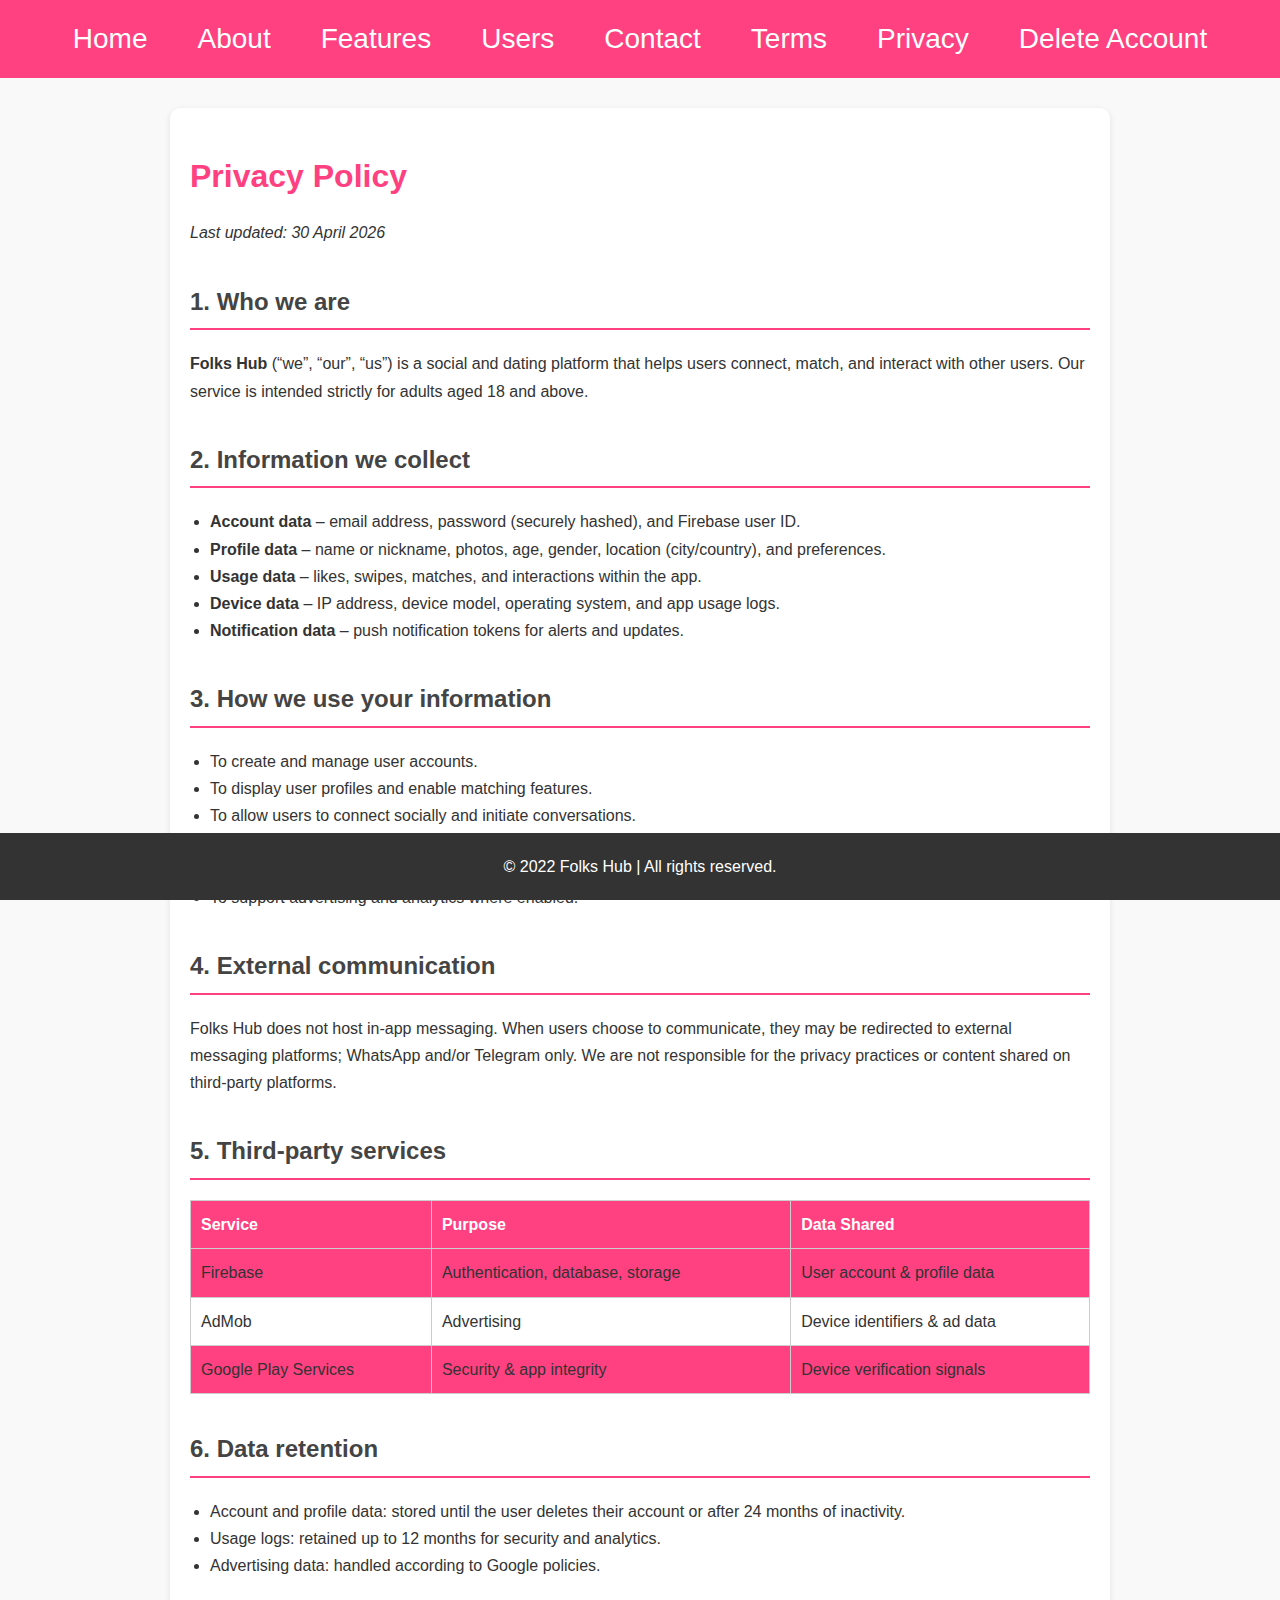
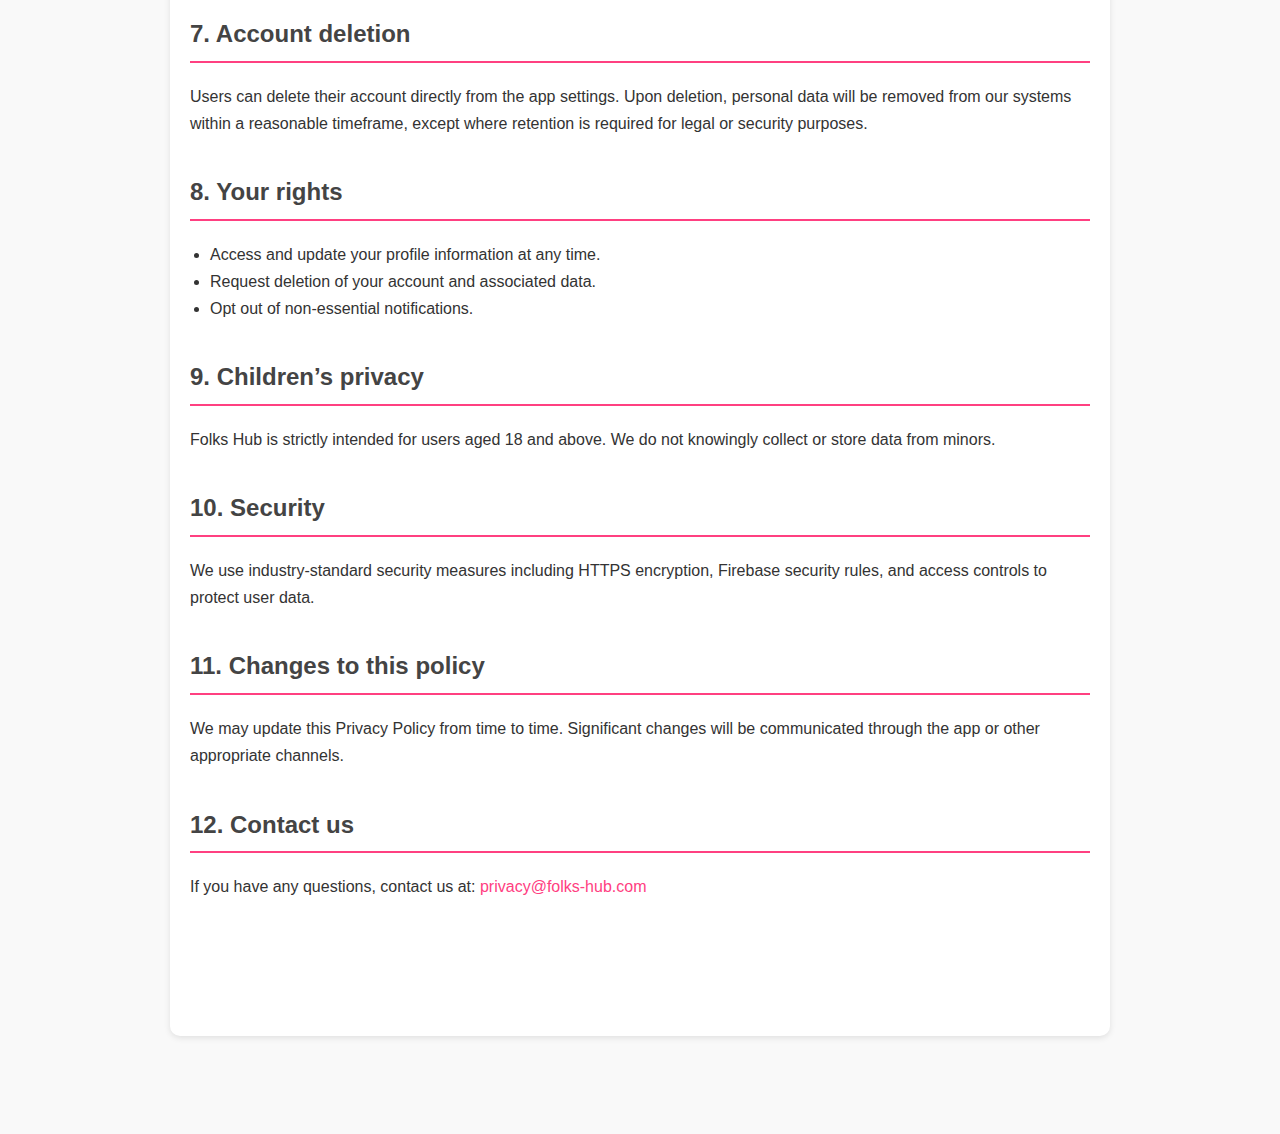
<file: privacy-policy.html>
<!DOCTYPE html> 
<html lang="en">
<head>
  <meta charset="UTF-8">
  <title>Folks Hub Dating App</title>
  <link rel="stylesheet" href="style.css">
  <link rel="shortcut icon" href="/titlebarimage1.png" type="image/x-icon">

  <!-- Embedded CSS to fine-tune styling -->
  <style>
    body {
      
      line-height: 1.7;
      margin: 0;
      padding: 0;
      background-color: #f9f9f9;
      color: #333;
    }

    header {
      background-color: #ff4081;
      padding: 15px 0;
      color: white;
    }

    nav ul {
      list-style: none;
      display: flex;
      justify-content: center;
      gap: 20px;
      padding: 0;
      margin: 0;
    }

    nav a {
      color: white;
      text-decoration: none;
      
    }

    .content {
      max-width: 900px;
      margin: 30px auto;
      padding: 20px;
      background-color: white;
      border-radius: 10px;
      box-shadow: 0 2px 6px rgba(0,0,0,0.1);
    }

    .content h1 {
      color: #ff4081;
      font-size: 2em;
      margin-bottom: 5px;
    }

    .content h2 {
      color: #444;
      border-bottom: 2px solid #ff4081;
      padding-bottom: 6px;
      margin-top: 35px;
    }

    .content ul {
      padding-left: 20px;
    }

    .content table {
      width: 100%;
      border-collapse: collapse;
      margin-top: 15px;
    }

    .content table, .content th, .content td {
      border: 1px solid #ccc;
    }

    .content th, .content td {
      padding: 10px;
      text-align: left;
    }

    .content th {
      background-color: #ff4081;
      color: white;
    }

    .content tr:nth-child(even) {
      background-color: #ff4081;
    }

    .spacer {
      height: 100px;
    }

    footer {
      background-color: black
      color: white;
      text-align: center;
      padding: 20px 0;
      position: sticky;
      bottom: 0;
      width: 100%;
    }

    footer p {
      margin: 0;
    }

    a {
      color: #ff4081;
      text-decoration: none;
    }

    
  </style>

  <!-- Google Analytics -->
  <script async src="https://www.googletagmanager.com/gtag/js?id=G-VK6HM44SZR"></script>
  <script>
    window.dataLayer = window.dataLayer || [];
    function gtag(){dataLayer.push(arguments);}
    gtag('js', new Date());
    gtag('config', 'G-VK6HM44SZR');
  </script>
</head>


<body>
<header>
  <nav>
    <ul>
      <li><a href="index.html">Home</a></li>
      <li><a href="about.html">About</a></li>
      <li><a href="features.html">Features</a></li>
      <li><a href="users.html">Users</a></li>
      <li><a href="contact.html">Contact</a></li>
      <li><a href="terms-of-service.html">Terms</a></li>
      <li><a href="privacy-policy.html">Privacy</a></li>
	  <li><a href="delete-account.html">Delete Account</a></li>
	  
	  
	
    </ul>
  </nav>
</header>




	

<div class="content">
  <h1>Privacy Policy</h1>
  <p><em>Last updated: 30 April 2026</em></p>

  <h2>1. Who we are</h2>
  <p>
    <strong>Folks Hub</strong> (“we”, “our”, “us”) is a social and dating platform that helps users connect, match, and interact with other users.
    Our service is intended strictly for adults aged 18 and above.
  </p>

  <h2>2. Information we collect</h2>
  <ul>
    <li><strong>Account data</strong> – email address, password (securely hashed), and Firebase user ID.</li>
    <li><strong>Profile data</strong> – name or nickname, photos, age, gender, location (city/country), and preferences.</li>
    <li><strong>Usage data</strong> – likes, swipes, matches, and interactions within the app.</li>
    <li><strong>Device data</strong> – IP address, device model, operating system, and app usage logs.</li>
    <li><strong>Notification data</strong> – push notification tokens for alerts and updates.</li>
  </ul>

  <h2>3. How we use your information</h2>
  <ul>
    <li>To create and manage user accounts.</li>
    <li>To display user profiles and enable matching features.</li>
    <li>To allow users to connect socially and initiate conversations.</li>
    <li>To improve safety, detect spam, and prevent misuse.</li>
    <li>To send notifications about matches and app activity.</li>
    <li>To support advertising and analytics where enabled.</li>
  </ul>

  <h2>4. External communication</h2>
  <p>
    Folks Hub does not host in-app messaging. When users choose to communicate, they may be redirected to external messaging platforms;
    WhatsApp and/or Telegram only. We are not responsible for the privacy practices or content shared on third-party platforms.
  </p>

  <h2>5. Third-party services</h2>
  <table>
    <tr>
      <th>Service</th>
      <th>Purpose</th>
      <th>Data Shared</th>
    </tr>
    <tr>
      <td>Firebase</td>
      <td>Authentication, database, storage</td>
      <td>User account & profile data</td>
    </tr>
    <tr>
      <td>AdMob</td>
      <td>Advertising</td>
      <td>Device identifiers & ad data</td>
    </tr>
    <tr>
      <td>Google Play Services</td>
      <td>Security & app integrity</td>
      <td>Device verification signals</td>
    </tr>
  </table>

  <h2>6. Data retention</h2>
  <ul>
    <li>Account and profile data: stored until the user deletes their account or after 24 months of inactivity.</li>
    <li>Usage logs: retained up to 12 months for security and analytics.</li>
    <li>Advertising data: handled according to Google policies.</li>
  </ul>

  <h2>7. Account deletion</h2>
  <p>
    Users can delete their account directly from the app settings. Upon deletion, personal data will be removed from our systems
    within a reasonable timeframe, except where retention is required for legal or security purposes.
  </p>

  <h2>8. Your rights</h2>
  <ul>
    <li>Access and update your profile information at any time.</li>
    <li>Request deletion of your account and associated data.</li>
    <li>Opt out of non-essential notifications.</li>
  </ul>

  <h2>9. Children’s privacy</h2>
  <p>
    Folks Hub is strictly intended for users aged 18 and above. We do not knowingly collect or store data from minors.
  </p>

  <h2>10. Security</h2>
  <p>
    We use industry-standard security measures including HTTPS encryption, Firebase security rules, and access controls to protect user data.
  </p>

  <h2>11. Changes to this policy</h2>
  <p>
    We may update this Privacy Policy from time to time. Significant changes will be communicated through the app or other appropriate channels.
  </p>

  <h2>12. Contact us</h2>
  <p>
    If you have any questions, contact us at:
    <a href="mailto:g.a.t.folkshub.developers@gmail.com">privacy@folks-hub.com</a>
  </p>

  <div class="spacer"></div>
</div>



<footer>
  <p>&copy; 2022 Folks Hub | All rights reserved.</p>
</footer>

</body>
</html>
</file>
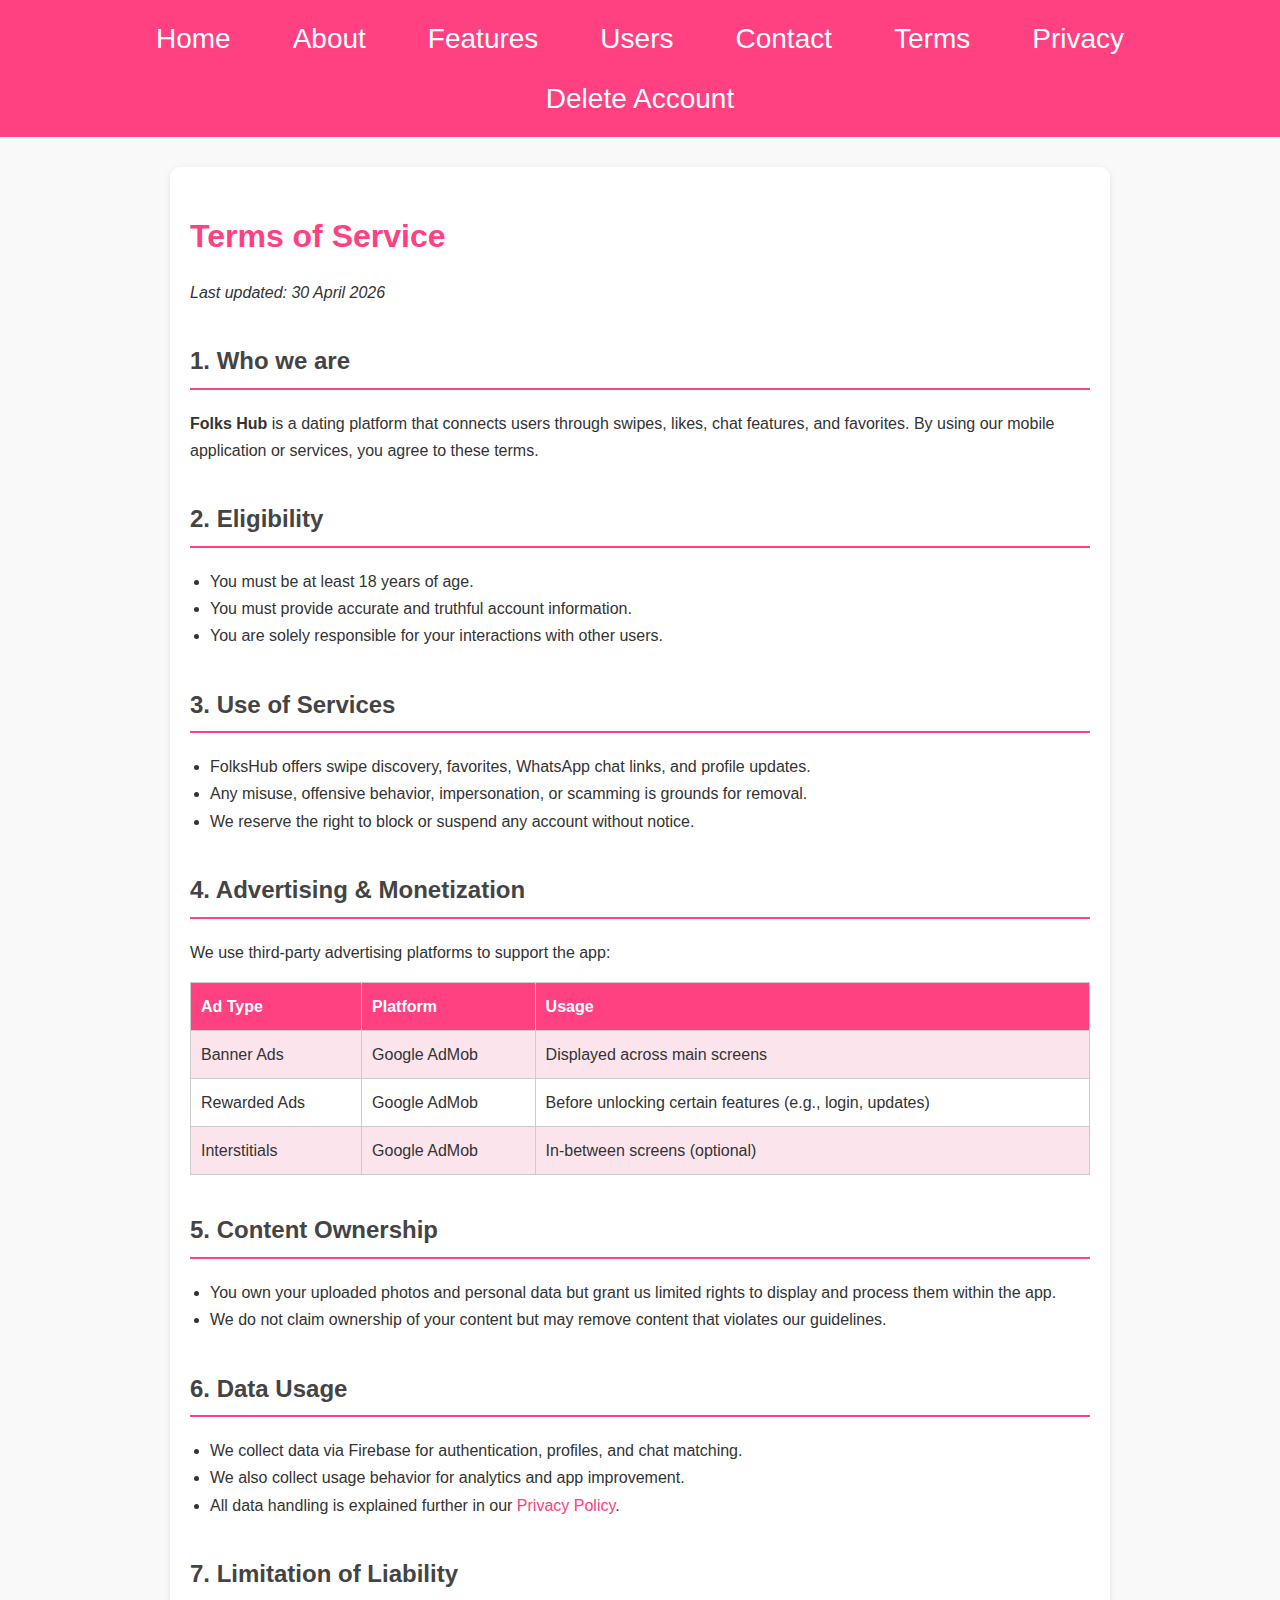
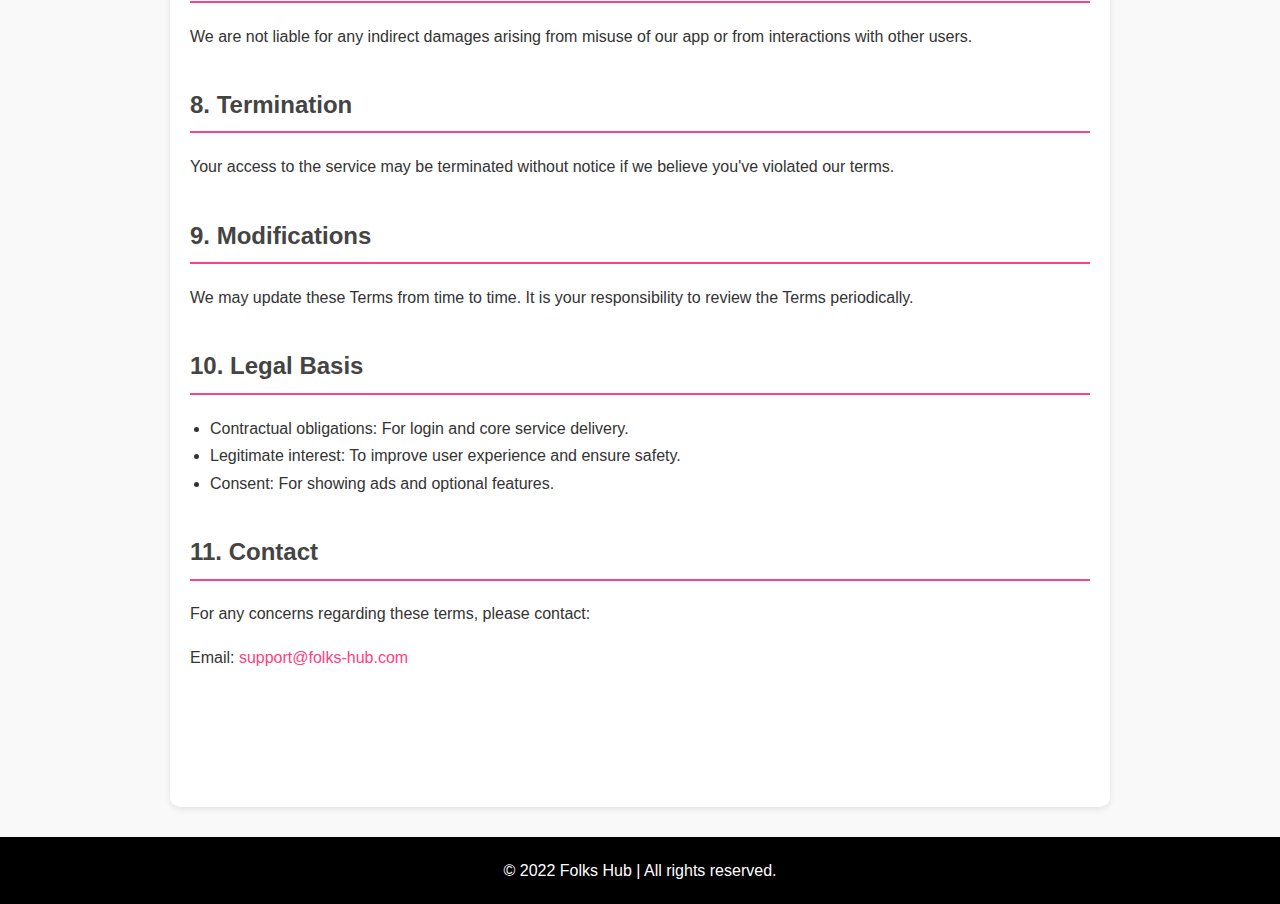
<file: terms-of-service.html>
<!DOCTYPE html>
<html lang="en">
<head>
  <meta charset="UTF-8">
  <title>Terms of Service – Folks Hub Dating App</title>
  <link rel="stylesheet" href="style.css">
  <link rel="shortcut icon" href="/titlebarimage1.png" type="image/x-icon">

  <style>
    body {
      line-height: 1.7;
      margin: 0;
      padding: 0;
      background-color: #f9f9f9;
      color: #333;
    }

    header {
      background-color: #ff4081;
      padding: 15px 0;
      color: white;
    }

    nav ul {
  list-style: none;
  display: flex;
  justify-content: center;
  flex-wrap: wrap; /* prevents ugly break */
  gap: 12px;
  padding: 0 10px;
  margin: 0;
}

nav li {
  white-space: nowrap; /* keeps each link intact */
}

nav a {
  color: white;
  text-decoration: none;
  padding: 6px 10px;
  border-radius: 20px;
}

    nav a {
      color: white;
      text-decoration: none;
    }

    .content {
      max-width: 900px;
      margin: 30px auto;
      padding: 20px;
      background-color: white;
      border-radius: 10px;
      box-shadow: 0 2px 6px rgba(0,0,0,0.1);
    }

    .content h1 {
      color: #ff4081;
      font-size: 2em;
      margin-bottom: 5px;
    }

    .content h2 {
      color: #444;
      border-bottom: 2px solid #ff4081;
      padding-bottom: 6px;
      margin-top: 35px;
    }

    .content ul {
      padding-left: 20px;
    }

    .content table {
      width: 100%;
      border-collapse: collapse;
      margin-top: 15px;
    }

    .content table, .content th, .content td {
      border: 1px solid #ccc;
    }

    .content th, .content td {
      padding: 10px;
      text-align: left;
    }

    .content th {
      background-color: #ff4081;
      color: white;
    }

    .content tr:nth-child(even) {
      background-color: #fce4ec;
    }

    .spacer {
      height: 100px;
    }

    footer {
      background-color: black;
      color: white;
      text-align: center;
      padding: 20px 0;
    }

    footer p {
      margin: 0;
    }

    a {
      color: #ff4081;
      text-decoration: none;
    }
  </style>

  <script async src="https://www.googletagmanager.com/gtag/js?id=G-VK6HM44SZR"></script>
  <script>
    window.dataLayer = window.dataLayer || [];
    function gtag(){dataLayer.push(arguments);}
    gtag('js', new Date());
    gtag('config', 'G-VK6HM44SZR');
  </script>
</head>

<body>
<header>
  <nav>
    <ul>
      <li><a href="index.html">Home</a></li>
      <li><a href="about.html">About</a></li>
      <li><a href="features.html">Features</a></li>
      <li><a href="users.html">Users</a></li>
      <li><a href="contact.html">Contact</a></li>
      <li><a href="terms-of-service.html">Terms</a></li>
      <li><a href="privacy-policy.html">Privacy</a></li>
      <li><a href="delete-account.html">Delete Account</a></li>
      
    </ul>
  </nav>
</header>

<div class="content">
  <h1>Terms of Service</h1>
  <p><em>Last updated: 30 April 2026</em></p>

  <h2>1. Who we are</h2>
  <p><strong>Folks Hub</strong> is a dating platform that connects users through swipes, likes, chat features, and favorites. By using our mobile application or services, you agree to these terms.</p>

  <h2>2. Eligibility</h2>
  <ul>
    <li>You must be at least 18 years of age.</li>
    <li>You must provide accurate and truthful account information.</li>
    <li>You are solely responsible for your interactions with other users.</li>
  </ul>

  <h2>3. Use of Services</h2>
  <ul>
    <li>FolksHub offers swipe discovery, favorites, WhatsApp chat links, and profile updates.</li>
    <li>Any misuse, offensive behavior, impersonation, or scamming is grounds for removal.</li>
    <li>We reserve the right to block or suspend any account without notice.</li>
  </ul>

  <h2>4. Advertising & Monetization</h2>
  <p>We use third-party advertising platforms to support the app:</p>
  <table>
    <tr>
      <th>Ad Type</th>
      <th>Platform</th>
      <th>Usage</th>
    </tr>
    <tr>
      <td>Banner Ads</td>
      <td>Google AdMob</td>
      <td>Displayed across main screens</td>
    </tr>
    <tr>
      <td>Rewarded Ads</td>
      <td>Google AdMob</td>
      <td>Before unlocking certain features (e.g., login, updates)</td>
    </tr>
    <tr>
      <td>Interstitials</td>
      <td>Google AdMob</td>
      <td>In-between screens (optional)</td>
    </tr>
  </table>

  <h2>5. Content Ownership</h2>
  <ul>
    <li>You own your uploaded photos and personal data but grant us limited rights to display and process them within the app.</li>
    <li>We do not claim ownership of your content but may remove content that violates our guidelines.</li>
  </ul>

  <h2>6. Data Usage</h2>
  <ul>
    <li>We collect data via Firebase for authentication, profiles, and chat matching.</li>
    <li>We also collect usage behavior for analytics and app improvement.</li>
    <li>All data handling is explained further in our <a href="privacy-policy.html">Privacy Policy</a>.</li>
  </ul>

  <h2>7. Limitation of Liability</h2>
  <p>We are not liable for any indirect damages arising from misuse of our app or from interactions with other users.</p>

  <h2>8. Termination</h2>
  <p>Your access to the service may be terminated without notice if we believe you've violated our terms.</p>

  <h2>9. Modifications</h2>
  <p>We may update these Terms from time to time. It is your responsibility to review the Terms periodically.</p>

  <h2>10. Legal Basis</h2>
  <ul>
    <li>Contractual obligations: For login and core service delivery.</li>
    <li>Legitimate interest: To improve user experience and ensure safety.</li>
    <li>Consent: For showing ads and optional features.</li>
  </ul>

  <h2>11. Contact</h2>
  <p>For any concerns regarding these terms, please contact:</p>
  <p>Email: <a href="mailto:g.a.t.folkshub.developers@gmail.com">support@folks-hub.com</a></p>

  <div class="spacer"></div>
</div>

<footer>
  <p>&copy; 2022 Folks Hub | All rights reserved.</p>
</footer>

</body>
</html>
</file>
<file: style.css>
body {
    font-family: Arial, sans-serif;
    margin: 0;
    padding: 0;
    box-sizing: border-box;
    background-color: #f9f9f9;
}

header {
    background-color: #ff4081;
    padding: 20px 0;
}

nav ul {
    list-style: none;
    display: flex;
    justify-content: center;
    margin: 0;
    padding: 0;
}

nav ul li {
    margin: 0 15px;
}

nav ul li a {
    color: #fff;
    text-decoration: none;
    font-size: 28px;
}

.hero {
    text-align: center;
    padding: 100px 20px;
    background-color: #ff4081;
    color: #fff;
}

.hero h1 {
    font-size: 60px;
    margin: 0;
}

.hero p {
    font-size: 20px;
    margin: 20px 0;
}

.hero .btn {
    background-color: #fff;
    color: #ff4081;
    padding: 10px 20px;
    text-decoration: none;
    font-size: 28px;
    border-radius: 5px;
}

section {
    padding: 50px 20px;
    text-align: center;
}

section h2 {
    font-size: 32px;
    margin-bottom: 20px;
}

section p, section ul {
    font-size: 18px;
}

section ul {
    list-style: none;
    padding: 0;
}

section ul li {
    margin: 10px 0;
}

.testimonial {
    background-color: #fff;
    padding: 20px;
    margin: 20px;
    border-radius: 5px;
    box-shadow: 0 0 10px rgba(0,0,0,0.1);
}

form {
    max-width: 500px;
    margin: 0 auto;
}

form label {
    display: block;
    margin: 10px 0 5px;
}

form input, form textarea {
    width: 100%;
    padding: 10px;
    margin-bottom: 20px;
    border: 1px solid #ccc;
    border-radius: 5px;
}

form button {
    background-color: #ff4081;
    color: #fff;
    padding: 10px 20px;
    border: none;
    border-radius: 5px;
    cursor: pointer;
}

footer {
    text-align: center;
    padding: 20px;
    background-color: #333;
    color: #fff;
}
</file>
